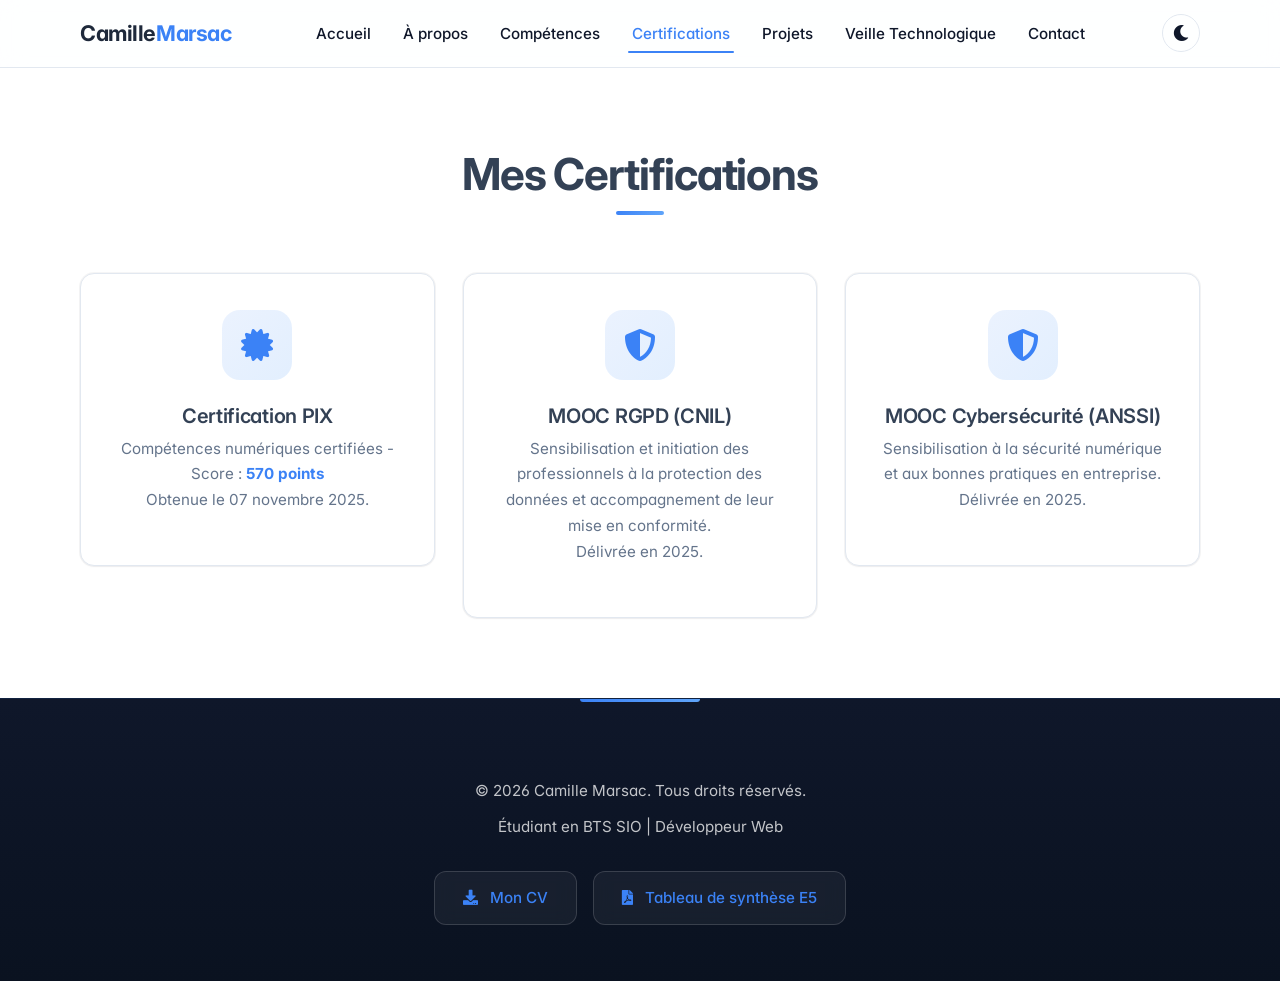
<file: certifications.html>
﻿<!DOCTYPE html>
<html lang="fr">
<head>
    <meta charset="UTF-8">
    <link rel="icon" href="img/favicon.ico" type="image/x-icon">
    <meta name="viewport" content="width=device-width, initial-scale=1.0">
    <!-- Open Graph -->
    <meta property="og:type" content="website">
    <meta property="og:url" content="https://www.camillemarsac.fr/certifications.html">
    <meta property="og:title" content="Certifications - Camille Marsac">
    <meta property="og:description" content="Certifications obtenues par Camille Marsac dans le domaine du développement web et de l'informatique.">
    <meta property="og:image" content="https://www.camillemarsac.fr/img/profile.jpg">
    <title>Certifications - Camille Marsac</title>
    <!-- Police professionnelle -->
    <link rel="preconnect" href="https://fonts.googleapis.com">
    <link rel="preconnect" href="https://fonts.gstatic.com" crossorigin>
    <link href="https://fonts.googleapis.com/css2?family=Inter:wght@300;400;500;600;700&display=swap" rel="stylesheet">
    <link rel="stylesheet" href="css/style.css?v=5.0">
    <link rel="stylesheet" href="css/refresh.css?v=2.0">
    <!-- Font Awesome pour les icônes -->
    <link rel="stylesheet" href="https://cdnjs.cloudflare.com/ajax/libs/font-awesome/5.15.4/css/all.min.css">
</head>
<body>
    <header class="header">
        <nav class="navbar container">
            <a href="index.html" class="logo">Camille<span>Marsac</span></a>
            <ul class="nav-menu">
                <li class="nav-item">
                    <a href="index.html" class="nav-link">Accueil</a>
                </li>
                <li class="nav-item">
                    <a href="about.html" class="nav-link">À propos</a>
                </li>
                <li class="nav-item">
                    <a href="competences.html" class="nav-link">Compétences</a>
                </li>
                <li class="nav-item">
                    <a href="certifications.html" class="nav-link">Certifications</a>
                </li>
                <li class="nav-item">
                    <a href="projects.html" class="nav-link">Projets</a>
                </li>
                <li class="nav-item">
                    <a href="veille.html" class="nav-link">Veille Technologique</a>
                </li>
                <li class="nav-item">
                    <a href="contact.html" class="nav-link">Contact</a>
                </li>
            </ul>
            <button class="theme-toggle" id="themeToggle" aria-label="Basculer mode sombre">
                <i class="fas fa-moon"></i>
            </button>
            <div class="hamburger">
                <span class="bar"></span>
                <span class="bar"></span>
                <span class="bar"></span>
            </div>
        </nav>
    </header>

    <main>
        <section class="certifications section">
            <div class="container">
                <div class="section-title">
                    <h2>Mes Certifications</h2>
                </div>
                <div class="certifications-container">
                    <!-- Certification PIX -->
                    <div class="certification-card">
                        <i class="fas fa-certificate certification-icon" aria-hidden="true"></i>
                        <h3 class="certification-title">Certification PIX</h3>
                        <p class="certification-desc">
                            Compétences numériques certifiées - Score : <strong>570 points</strong><br>
                            Obtenue le 07 novembre 2025.
                        </p>
                    </div>

                    <!-- Certification CNIL -->
                    <div class="certification-card">
                        <i class="fas fa-shield-alt certification-icon" aria-hidden="true"></i>
                        <h3 class="certification-title">MOOC RGPD (CNIL)</h3>
                        <p class="certification-desc">
                            Sensibilisation et initiation des professionnels à la protection des données et accompagnement de leur mise en conformité.<br>
                            Délivrée en 2025.
                        </p>
                    </div>

                    <!-- Certification ANSSI -->
                    <div class="certification-card">
                        <i class="fas fa-shield-alt certification-icon" aria-hidden="true"></i>
                        <h3 class="certification-title">MOOC Cybersécurité (ANSSI)</h3>
                        <p class="certification-desc">
                            Sensibilisation à la sécurité numérique et aux bonnes pratiques en entreprise.
                            Délivrée en 2025.
                        </p>
                    </div>
                </div>
            </div>
        </section>
    </main>

    <footer class="footer">
        <div class="container">
            <p>&copy; 2026 Camille Marsac. Tous droits réservés.</p>
            <p>Étudiant en BTS SIO | Développeur Web</p>
            <div class="footer-buttons">
                <a href="ressources/CV_Camille_Marsac.pdf" class="btn foot-btn" target="_blank" rel="noopener noreferrer">
                    <i class="fas fa-download"></i> Mon CV
                </a>
                <a href="ressources/Tableau_Synthese_E5.pdf" class="btn foot-btn" target="_blank" rel="noopener noreferrer">
                    <i class="fas fa-file-pdf"></i> Tableau de synthèse E5
                </a>
            </div>
        </div>
    </footer>

    <script src="js/nav.js"></script>
    <script src="js/transitions.js"></script>
</body>
</html>
</file>
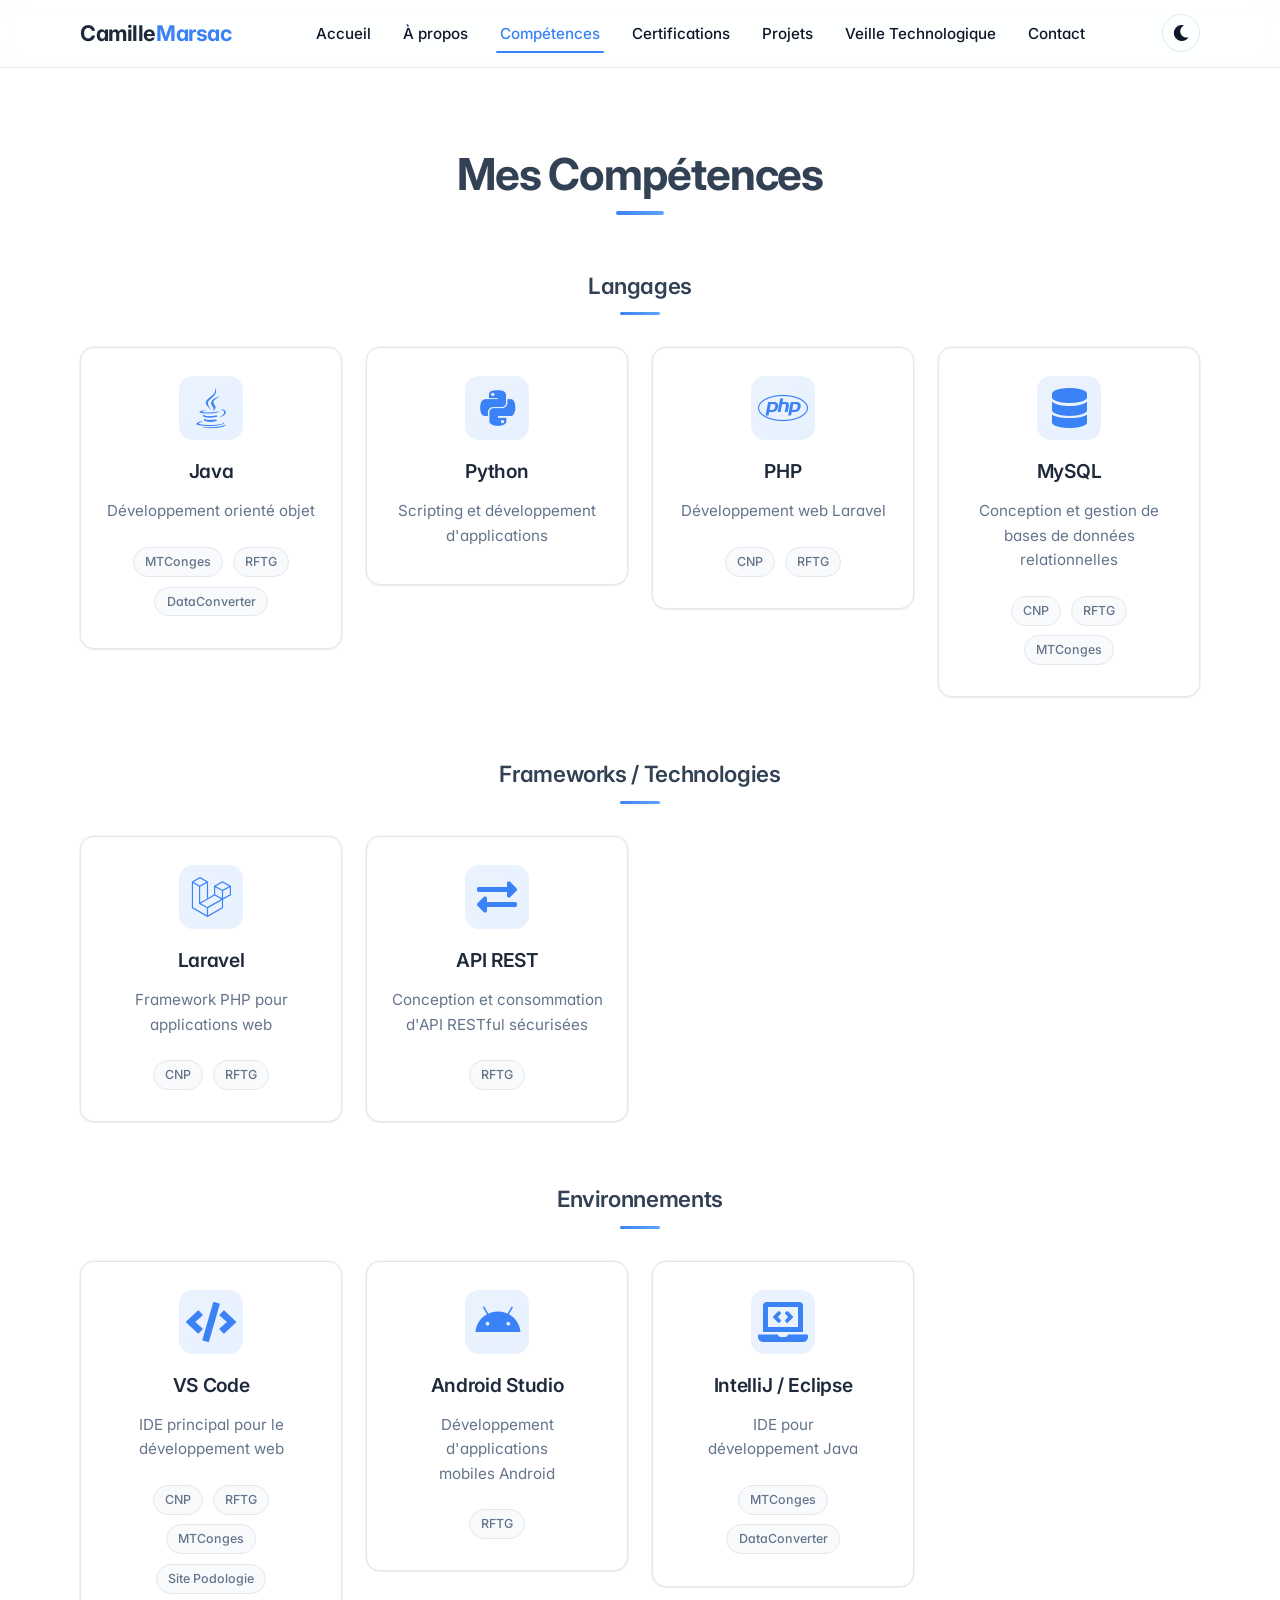
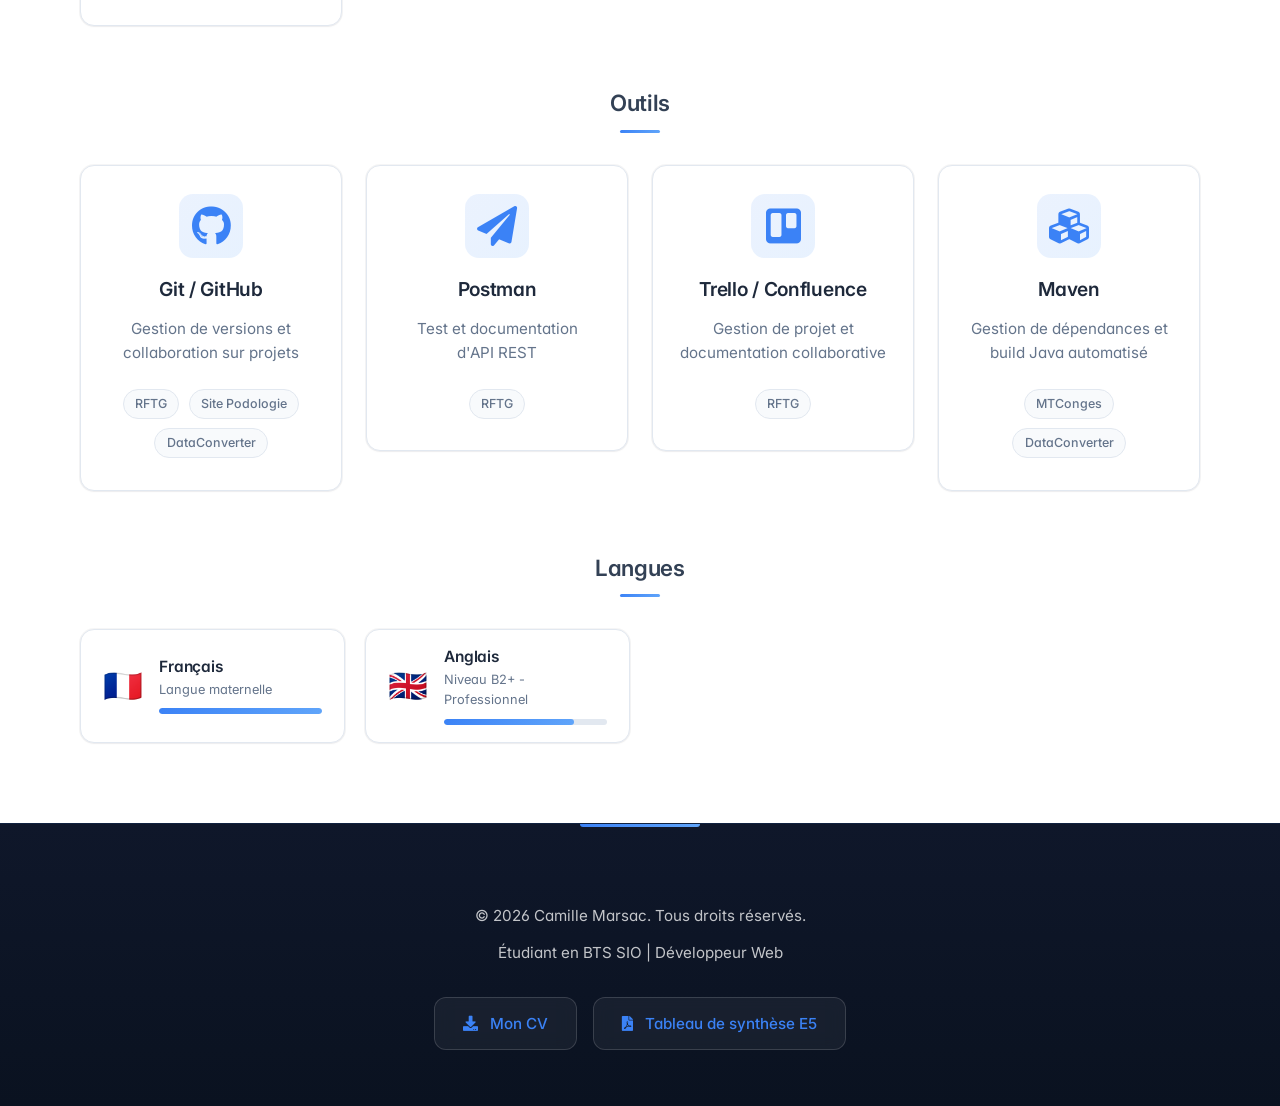
<file: competences.html>
﻿<!DOCTYPE html>
<html lang="fr">
<head>
    <meta charset="UTF-8">
    <link rel="icon" href="img/favicon.ico" type="image/x-icon">
    <meta name="viewport" content="width=device-width, initial-scale=1.0">
    <!-- Open Graph -->
    <meta property="og:type" content="website">
    <meta property="og:url" content="https://www.camillemarsac.fr/competences.html">
    <meta property="og:title" content="Compétences - Camille Marsac">
    <meta property="og:description" content="Java, PHP, Laravel, Node.js, SQL, Git et bien d'autres compétences techniques de Camille Marsac.">
    <meta property="og:image" content="https://www.camillemarsac.fr/img/profile.jpg">
    <title>Compétences - Camille Marsac</title>
    <!-- Police professionnelle -->
    <link rel="preconnect" href="https://fonts.googleapis.com">
    <link rel="preconnect" href="https://fonts.gstatic.com" crossorigin>
    <link href="https://fonts.googleapis.com/css2?family=Inter:wght@300;400;500;600;700&display=swap" rel="stylesheet">
    <link rel="stylesheet" href="css/style.css?v=5.0">
    <link rel="stylesheet" href="css/refresh.css?v=2.0">
    <!-- Font Awesome pour les icônes -->
    <link rel="stylesheet" href="https://cdnjs.cloudflare.com/ajax/libs/font-awesome/5.15.4/css/all.min.css">
</head>
<body>
    <header class="header">
        <nav class="navbar container">
            <a href="index.html" class="logo">Camille<span>Marsac</span></a>
            <ul class="nav-menu">
                <li class="nav-item">
                    <a href="index.html" class="nav-link">Accueil</a>
                </li>
                <li class="nav-item">
                    <a href="about.html" class="nav-link">À propos</a>
                </li>
                <li class="nav-item">
                    <a href="competences.html" class="nav-link">Compétences</a>
                </li>
                <li class="nav-item">
                    <a href="certifications.html" class="nav-link">Certifications</a>
                </li>
                <li class="nav-item">
                    <a href="projects.html" class="nav-link">Projets</a>
                </li>
                <li class="nav-item">
                    <a href="veille.html" class="nav-link">Veille Technologique</a>
                </li>
                <li class="nav-item">
                    <a href="contact.html" class="nav-link">Contact</a>
                </li>
            </ul>
            <button class="theme-toggle" id="themeToggle" aria-label="Basculer mode sombre">
                <i class="fas fa-moon"></i>
            </button>
            <div class="hamburger">
                <span class="bar"></span>
                <span class="bar"></span>
                <span class="bar"></span>
            </div>
        </nav>
    </header>

    <main>
        <section class="skills section">
            <div class="container">
                <div class="section-title">
                    <h2>Mes Compétences</h2>
                </div>
                <div class="skills-wrapper">

                    <!-- Section Langages -->
                    <div class="skills-category">
                        <h3 class="category-title">Langages</h3>
                        <div class="skills-grid">
                            <!-- Java -->
                            <div class="skill-card">
                                <div class="skill-icon"><i class="fab fa-java"></i></div>
                                <h4 class="skill-title">Java</h4>
                                <p>Développement orienté objet</p>
                                <div class="skill-links">
                                    <a href="projects.html#projet-mtconges-detail">MTConges</a>
                                    <a href="projects.html#projet-rftg-detail">RFTG</a>
                                    <a href="projects.html#projet-dataconverter-detail">DataConverter</a>
                                </div>
                            </div>

                            <!-- Python -->
                            <div class="skill-card">
                                <div class="skill-icon"><i class="fab fa-python"></i></div>
                                <h4 class="skill-title">Python</h4>
                                <p>Scripting et développement d'applications</p>
                            </div>

                            <!-- PHP -->
                            <div class="skill-card">
                                <div class="skill-icon"><i class="fab fa-php"></i></div>
                                <h4 class="skill-title">PHP</h4>
                                <p>Développement web Laravel</p>
                                <div class="skill-links">
                                    <a href="projects.html#projet-assureur-detail">CNP</a>
                                    <a href="projects.html#projet-rftg-detail">RFTG</a>
                                </div>
                            </div>

                            <!-- MySQL -->
                            <div class="skill-card">
                                <div class="skill-icon"><i class="fas fa-database"></i></div>
                                <h4 class="skill-title">MySQL</h4>
                                <p>Conception et gestion de bases de données relationnelles</p>
                                <div class="skill-links">
                                    <a href="projects.html#projet-assureur-detail">CNP</a>
                                    <a href="projects.html#projet-rftg-detail">RFTG</a>
                                    <a href="projects.html#projet-mtconges-detail">MTConges</a>
                                </div>
                            </div>
                        </div>
                    </div>

                    <!-- Section Frameworks / Technologies -->
                    <div class="skills-category">
                        <h3 class="category-title">Frameworks / Technologies</h3>
                        <div class="skills-grid">
                            <!-- Laravel -->
                            <div class="skill-card">
                                <div class="skill-icon"><i class="fab fa-laravel"></i></div>
                                <h4 class="skill-title">Laravel</h4>
                                <p>Framework PHP pour applications web</p>
                                <div class="skill-links">
                                    <a href="projects.html#projet-assureur-detail">CNP</a>
                                    <a href="projects.html#projet-rftg-detail">RFTG</a>
                                </div>
                            </div>

                            <!-- API REST -->
                            <div class="skill-card">
                                <div class="skill-icon"><i class="fas fa-exchange-alt"></i></div>
                                <h4 class="skill-title">API REST</h4>
                                <p>Conception et consommation d'API RESTful sécurisées</p>
                                <div class="skill-links">
                                    <a href="projects.html#projet-rftg-detail">RFTG</a>
                                </div>
                            </div>
                        </div>
                    </div>

                    <!-- Section Environnements -->
                    <div class="skills-category">
                        <h3 class="category-title">Environnements</h3>
                        <div class="skills-grid">
                            <!-- VS Code -->
                            <div class="skill-card">
                                <div class="skill-icon"><i class="fas fa-code"></i></div>
                                <h4 class="skill-title">VS Code</h4>
                                <p>IDE principal pour le développement web</p>
                                <div class="skill-links">
                                    <a href="projects.html#projet-assureur-detail">CNP</a>
                                    <a href="projects.html#projet-rftg-detail">RFTG</a>
                                    <a href="projects.html#projet-mtconges-detail">MTConges</a>
                                    <a href="projects.html#projet-podologue-detail">Site Podologie</a>
                                </div>
                            </div>

                            <!-- Android Studio -->
                            <div class="skill-card">
                                <div class="skill-icon"><i class="fab fa-android"></i></div>
                                <h4 class="skill-title">Android Studio</h4>
                                <p>Développement d'applications mobiles Android</p>
                                <div class="skill-links">
                                    <a href="projects.html#projet-rftg-detail">RFTG</a>
                                </div>
                            </div>

                            <!-- IntelliJ / Eclipse -->
                            <div class="skill-card">
                                <div class="skill-icon"><i class="fas fa-laptop-code"></i></div>
                                <h4 class="skill-title">IntelliJ / Eclipse</h4>
                                <p>IDE pour développement Java</p>
                                <div class="skill-links">
                                    <a href="projects.html#projet-mtconges-detail">MTConges</a>
                                    <a href="projects.html#projet-dataconverter-detail">DataConverter</a>
                                </div>
                            </div>
                        </div>
                    </div>

                    <!-- Section Outils -->
                    <div class="skills-category">
                        <h3 class="category-title">Outils</h3>
                        <div class="skills-grid">
                            <!-- Git / GitHub -->
                            <div class="skill-card">
                                <div class="skill-icon"><i class="fab fa-github"></i></div>
                                <h4 class="skill-title">Git / GitHub</h4>
                                <p>Gestion de versions et collaboration sur projets</p>
                                <div class="skill-links">
                                    <a href="projects.html#projet-rftg-detail">RFTG</a>
                                    <a href="projects.html#projet-podologue-detail">Site Podologie</a>
                                    <a href="projects.html#projet-dataconverter-detail">DataConverter</a>
                                </div>
                            </div>

                            <!-- Postman -->
                            <div class="skill-card">
                                <div class="skill-icon"><i class="fas fa-paper-plane"></i></div>
                                <h4 class="skill-title">Postman</h4>
                                <p>Test et documentation d'API REST</p>
                                <div class="skill-links">
                                    <a href="projects.html#projet-rftg-detail">RFTG</a>
                                </div>
                            </div>

                            <!-- Trello / Confluence -->
                            <div class="skill-card">
                                <div class="skill-icon"><i class="fab fa-trello"></i></div>
                                <h4 class="skill-title">Trello / Confluence</h4>
                                <p>Gestion de projet et documentation collaborative</p>
                                <div class="skill-links">
                                    <a href="projects.html#projet-rftg-detail">RFTG</a>
                                </div>
                            </div>

                            <!-- Maven -->
                            <div class="skill-card">
                                <div class="skill-icon"><i class="fas fa-cubes"></i></div>
                                <h4 class="skill-title">Maven</h4>
                                <p>Gestion de dépendances et build Java automatisé</p>
                                <div class="skill-links">
                                    <a href="projects.html#projet-mtconges-detail">MTConges</a>
                                    <a href="projects.html#projet-dataconverter-detail">DataConverter</a>
                                </div>
                            </div>
                        </div>
                    </div>

                    <!-- Section Langues -->
                    <div class="skills-category">
                        <h3 class="category-title">Langues</h3>
                        <div class="lang-grid">
                            <div class="lang-card">
                                <div class="lang-flag">🇫🇷</div>
                                <div class="lang-info">
                                    <h4 class="lang-name">Français</h4>
                                    <span class="lang-level-label">Langue maternelle</span>
                                    <div class="lang-bar"><div class="lang-bar-fill" style="width:100%"></div></div>
                                </div>
                            </div>
                            <div class="lang-card">
                                <div class="lang-flag">🇬🇧</div>
                                <div class="lang-info">
                                    <h4 class="lang-name">Anglais</h4>
                                    <span class="lang-level-label">Niveau B2+ - Professionnel</span>
                                    <div class="lang-bar"><div class="lang-bar-fill" style="width:80%"></div></div>
                                </div>
                            </div>
                        </div>
                    </div>

                </div>
            </div>
        </section>
    </main>

    <footer class="footer">
        <div class="container">
            <p>&copy; 2026 Camille Marsac. Tous droits réservés.</p>
            <p>Étudiant en BTS SIO | Développeur Web</p>
            <div class="footer-buttons">
                <a href="ressources/CV_Camille_Marsac.pdf" class="btn foot-btn" target="_blank" rel="noopener noreferrer">
                    <i class="fas fa-download"></i> Mon CV
                </a>
                <a href="ressources/Tableau_Synthese_E5.pdf" class="btn foot-btn" target="_blank" rel="noopener noreferrer">
                    <i class="fas fa-file-pdf"></i> Tableau de synthèse E5
                </a>
            </div>
        </div>
    </footer>

    <script src="js/nav.js"></script>
    <script src="js/transitions.js"></script>
</body>
</html>
</file>
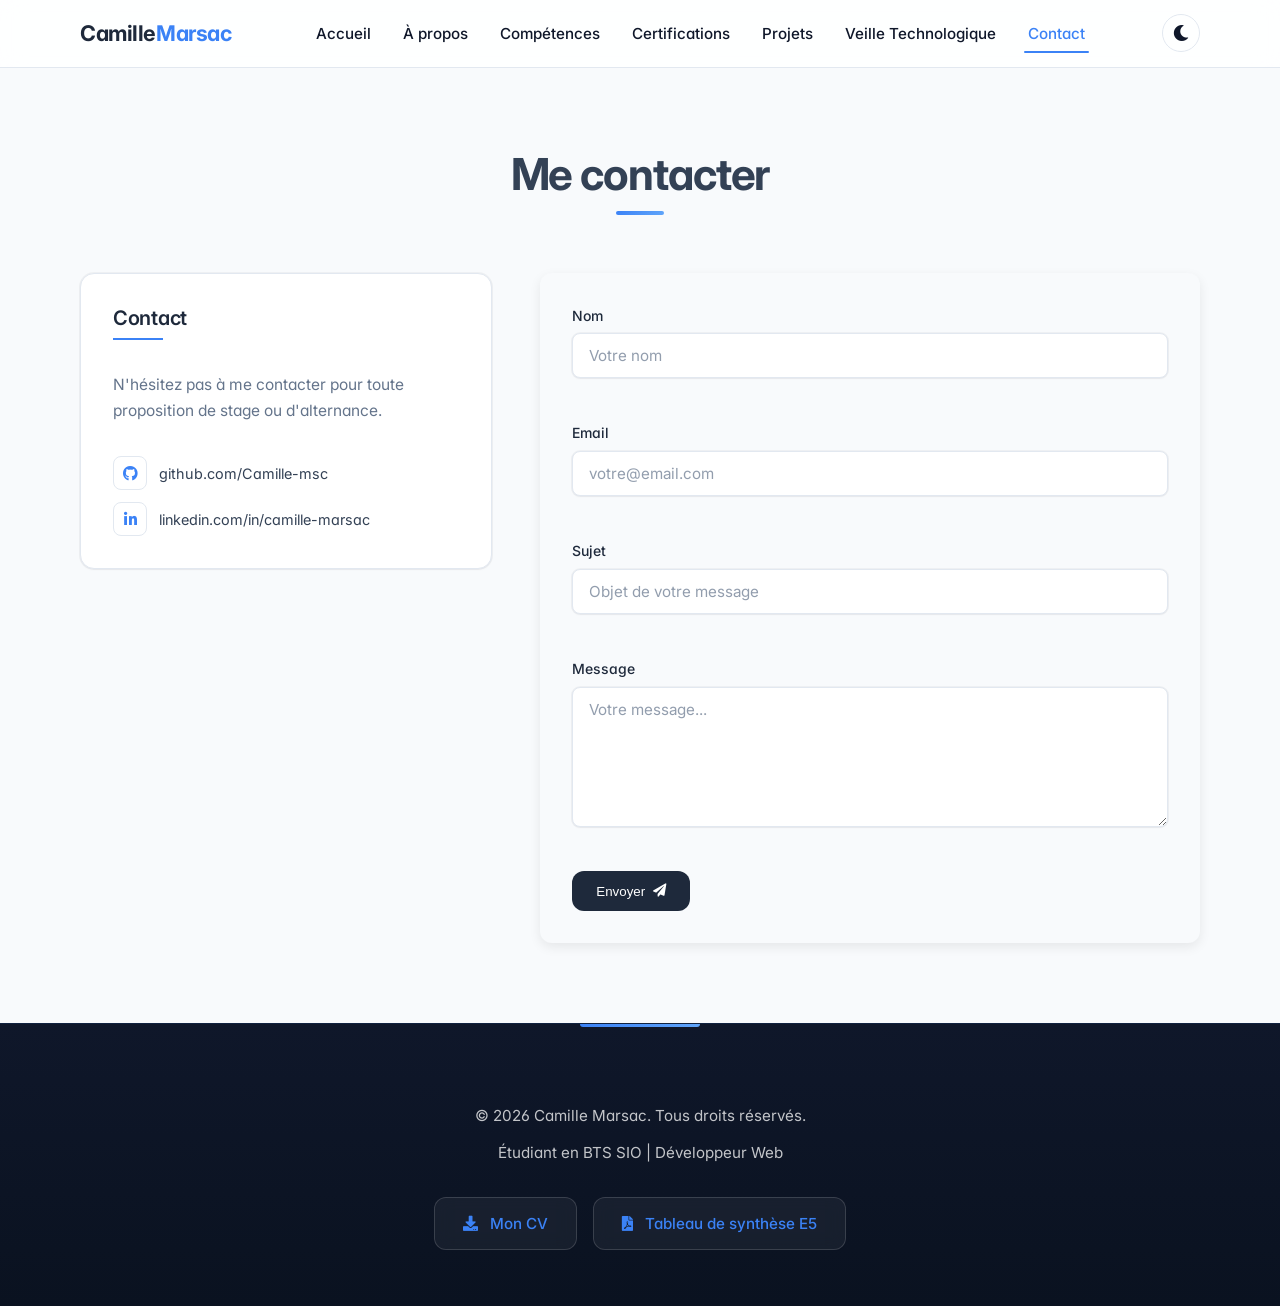
<file: contact.html>
﻿<!DOCTYPE html>
<html lang="fr">
<head>
    <meta charset="UTF-8">
    <link rel="icon" href="img/favicon.ico" type="image/x-icon">
    <meta name="viewport" content="width=device-width, initial-scale=1.0">
    <!-- Open Graph -->
    <meta property="og:type" content="website">
    <meta property="og:url" content="https://www.camillemarsac.fr/contact.html">
    <meta property="og:title" content="Contact - Camille Marsac">
    <meta property="og:description" content="Contactez Camille Marsac pour toute proposition de collaboration ou de stage.">
    <meta property="og:image" content="https://www.camillemarsac.fr/img/profile.jpg">
    <title>Contact - Camille Marsac</title>
    <!-- Police professionnelle -->
    <link rel="preconnect" href="https://fonts.googleapis.com">
    <link rel="preconnect" href="https://fonts.gstatic.com" crossorigin>
    <link href="https://fonts.googleapis.com/css2?family=Inter:wght@300;400;500;600;700&display=swap" rel="stylesheet">
    <link rel="stylesheet" href="css/style.css?v=5.0">
    <link rel="stylesheet" href="css/refresh.css?v=2.0">
    <!-- Font Awesome pour les icônes -->
    <link rel="stylesheet" href="https://cdnjs.cloudflare.com/ajax/libs/font-awesome/5.15.4/css/all.min.css">
</head>
<body>
    <header class="header">
        <nav class="navbar container">
            <a href="index.html" class="logo">Camille<span>Marsac</span></a>
            <ul class="nav-menu">
                <li class="nav-item">
                    <a href="index.html" class="nav-link">Accueil</a>
                </li>
                <li class="nav-item">
                    <a href="about.html" class="nav-link">À propos</a>
                </li>
                <li class="nav-item">
                    <a href="competences.html" class="nav-link">Compétences</a>
                </li>
                <li class="nav-item">
                    <a href="certifications.html" class="nav-link">Certifications</a>
                </li>
                <li class="nav-item">
                    <a href="projects.html" class="nav-link">Projets</a>
                </li>
                <li class="nav-item">
                    <a href="veille.html" class="nav-link">Veille Technologique</a>
                </li>
                <li class="nav-item">
                    <a href="contact.html" class="nav-link">Contact</a>
                </li>
            </ul>
            <button class="theme-toggle" id="themeToggle" aria-label="Basculer mode sombre">
                <i class="fas fa-moon"></i>
            </button>
            <div class="hamburger">
                <span class="bar"></span>
                <span class="bar"></span>
                <span class="bar"></span>
            </div>
        </nav>
    </header>

    <main>
        <section class="contact-section section">
            <div class="container">
                <div class="section-title">
                    <h2>Me contacter</h2>
                </div>

                <div class="contact-layout">

                    <!-- Infos de contact -->
                    <div class="contact-info">
                        <h3 class="contact-info-title">Contact</h3>
                        <p class="contact-info-text">
                            N'hésitez pas à me contacter pour toute proposition de stage ou d'alternance.
                        </p>

                        <ul class="contact-links">
                            <li>
                                <a href="https://github.com/Camille-msc" target="_blank" rel="noopener noreferrer" class="contact-link-item">
                                    <span class="contact-link-icon"><i class="fab fa-github"></i></span>
                                    <span>github.com/Camille-msc</span>
                                </a>
                            </li>
                            <li>
                                <a href="https://www.linkedin.com/in/camille-marsac-b8574a3b9/" target="_blank" rel="noopener noreferrer" class="contact-link-item">
                                    <span class="contact-link-icon"><i class="fab fa-linkedin-in"></i></span>
                                    <span>linkedin.com/in/camille-marsac</span>
                                </a>
                            </li>
                        </ul>
                    </div>

                    <!-- Formulaire -->
                    <!-- Remplacez VOTRE_ID par l'identifiant de votre formulaire Formspree (formspree.io) -->
                    <form class="contact-form" action="https://formspree.io/f/mgorgzoj" method="POST">
                        <div class="form-group">
                            <label for="contact-name" class="form-label">Nom</label>
                            <input
                                type="text"
                                id="contact-name"
                                name="name"
                                class="form-input"
                                placeholder="Votre nom"
                                required
                                autocomplete="name"
                            >
                        </div>

                        <div class="form-group">
                            <label for="contact-email" class="form-label">Email</label>
                            <input
                                type="email"
                                id="contact-email"
                                name="email"
                                class="form-input"
                                placeholder="votre@email.com"
                                required
                                autocomplete="email"
                            >
                        </div>

                        <div class="form-group">
                            <label for="contact-subject" class="form-label">Sujet</label>
                            <input
                                type="text"
                                id="contact-subject"
                                name="subject"
                                class="form-input"
                                placeholder="Objet de votre message"
                                required
                            >
                        </div>

                        <div class="form-group">
                            <label for="contact-message" class="form-label">Message</label>
                            <textarea
                                id="contact-message"
                                name="message"
                                class="form-input form-textarea"
                                placeholder="Votre message..."
                                rows="6"
                                required
                            ></textarea>
                        </div>

                        <button type="submit" class="btn contact-submit">
                            Envoyer <i class="fas fa-paper-plane"></i>
                        </button>
                    </form>

                </div>
            </div>
        </section>
    </main>

    <footer class="footer">
        <div class="container">
            <p>&copy; 2026 Camille Marsac. Tous droits réservés.</p>
            <p>Étudiant en BTS SIO | Développeur Web</p>
            <div class="footer-buttons">
                <a href="ressources/CV_Camille_Marsac.pdf" class="btn foot-btn" target="_blank" rel="noopener noreferrer">
                    <i class="fas fa-download"></i> Mon CV
                </a>
                <a href="ressources/Tableau_Synthese_E5.pdf" class="btn foot-btn" target="_blank" rel="noopener noreferrer">
                    <i class="fas fa-file-pdf"></i> Tableau de synthèse E5
                </a>
            </div>
        </div>
    </footer>

    <script src="js/nav.js"></script>
    <script src="js/transitions.js"></script>
</body>
</html>
</file>
<file: css/style.css>
/* variables globales */
html {
    color-scheme: light;
}

body.dark-mode {
    color-scheme: dark;
}

:root {
    --primary-color: #3B82F6;
    --primary-hover: #2563EB;
    --secondary-color: #1E293B;
    --accent-color: #60A5FA;
    --bg-color: #F8FAFC;
    --text-color: #334155;
    --text-light: #64748B;
    --light-color: #ffffff;
    --dark-color: #0F172A;
    --border-color: #E2E8F0;
    --transition: all 0.4s cubic-bezier(0.4, 0, 0.2, 1);
    --shadow: 0 4px 12px rgba(0, 0, 0, 0.08);
    --shadow-hover: 0 8px 24px rgba(0, 0, 0, 0.12);
    --shadow-lg: 0 10px 40px rgba(0, 0, 0, 0.1);
    --border-radius: 12px;
}

/* Mode Dark */
body.dark-mode {
    --bg-color: #0F172A;
    --text-color: #E2E8F0;
    --text-light: #94A3B8;
    --light-color: #1E293B;
    --dark-color: #F1F5F9;
    --secondary-color: #3B82F6;
    --border-color: #334155;
    --shadow: 0 4px 12px rgba(0, 0, 0, 0.4);
    --shadow-hover: 0 8px 24px rgba(0, 0, 0, 0.6);
    --shadow-lg: 0 10px 40px rgba(0, 0, 0, 0.5);
}

body.dark-mode .header {
    background-color: var(--light-color);
    border-bottom: 1px solid var(--border-color);
}

body.dark-mode .theme-toggle {
    color: #FCD34D;
}

body.dark-mode .nav-link {
    color: var(--text-color);
}

body.dark-mode .logo {
    color: var(--text-color);
}

body.dark-mode .hero {
    background-color: var(--light-color);
}

body.dark-mode .hero-title {
    color: var(--text-color);
}

body.dark-mode .hero-subtitle {
    color: var(--text-light);
}

body.dark-mode .hero-text {
    color: var(--text-light);
}

body.dark-mode .skill-card,
body.dark-mode .certification-card,
body.dark-mode .project-card {
    background-color: var(--light-color);
    border: 1px solid var(--border-color);
}

body.dark-mode .skill-bar {
    background-color: var(--border-color);
}

body.dark-mode .project-details {
    background-color: var(--light-color);
    border: 1px solid var(--border-color);
}

body.dark-mode .project-details-content {
    background-color: var(--bg-color);
}

body.dark-mode .bts-intro,
body.dark-mode .bts-project-card {
    background-color: var(--light-color);
    border: 1px solid var(--border-color);
}

body.dark-mode .bts-project-details {
    background-color: var(--bg-color);
}

body.dark-mode .completion-note {
    background-color: rgba(59, 130, 246, 0.1);
    border-color: var(--primary-color);
}



body.dark-mode .timeline-h-card,
body.dark-mode .info-card {
    background-color: var(--light-color);
    border-color: var(--border-color);
}

body.dark-mode .about-hero-img {
    border-color: var(--primary-color);
}

body.dark-mode .status-badge.incomplete {
    background-color: rgba(245, 158, 11, 0.15);
    color: #FBBF24;
    border-color: #F59E0B;
}

body.dark-mode .about-info strong {
    color: var(--text-color);
}

body.dark-mode .timeline-date {
    color: var(--primary-color);
}

body.dark-mode .timeline-content h5 {
    color: var(--text-color);
}

body.dark-mode .project-category {
    background-color: rgba(59, 130, 246, 0.15);
    color: var(--accent-color);
}

* {
    margin: 0;
    padding: 0;
    box-sizing: border-box;
}

body {
    font-family: 'Inter', -apple-system, BlinkMacSystemFont, 'Segoe UI', sans-serif;
    background-color: var(--bg-color);
    color: var(--text-color);
    line-height: 1.6;
    transition: background-color 0.4s cubic-bezier(0.4, 0, 0.2, 1), color 0.4s cubic-bezier(0.4, 0, 0.2, 1);
    -webkit-font-smoothing: antialiased;
    -moz-osx-font-smoothing: grayscale;
}

a {
    text-decoration: none;
    color: var(--primary-color);
    transition: var(--transition);
}

a:hover {
    color: var(--accent-color);
}

ul {
    list-style: none;
}

img {
    max-width: 100%;
    height: auto;
}

h1, h2, h3, h4 {
    margin-bottom: 1rem;
    font-weight: 600;
    line-height: 1.2;
}

h1 {
    font-size: 2.5rem;
}

h2 {
    font-size: 2rem;
    color: var(--secondary-color);
}

h3 {
    font-size: 1.5rem;
}

p {
    margin-bottom: 1rem;
}

.text-center {
    text-align: center;
}

.container {
    width: 90%;
    max-width: 1200px;
    margin: 0 auto;
    padding: 1rem;
}

.section {
    padding: 4rem 0;
}

.section-title {
    text-align: center;
    margin-bottom: 3rem;
}

.section-title h2 {
    display: inline-block;
    position: relative;
    padding-bottom: 10px;
}

.section-title h2::after {
    content: '';
    position: absolute;
    bottom: 0;
    left: 50%;
    transform: translateX(-50%);
    width: 70px;
    height: 3px;
    background-color: var(--primary-color);
}

.btn {
    display: inline-block;
    padding: 0.8rem 1.5rem;
    background-color: var(--primary-color);
    color: var(--light-color);
    border-radius: var(--border-radius);
    border: none;
    cursor: pointer;
    transition: var(--transition);
    font-weight: 500;
}

.btn:hover {
    background-color: var(--primary-hover);
    color: var(--light-color);
    transform: translateY(-3px);
    box-shadow: var(--shadow);
}

.btn-hero {
    background-color: #ffffff !important;
    color: #3B82F6 !important;
    font-weight: 600;
    padding: 1rem 2.5rem;
    font-size: 1.05rem;
    box-shadow: 0 4px 20px rgba(0, 0, 0, 0.15);
}

.btn-hero:hover {
    background-color: #ffffff !important;
    color: #2563EB !important;
    transform: translateY(-4px);
    box-shadow: 0 8px 30px rgba(0, 0, 0, 0.25);
}

/* Conteneur des boutons hero */
.hero-btns {
    display: flex;
    justify-content: center;
    align-items: center;
    margin-bottom: 1rem;
}

.header {
    background-color: var(--light-color);
    box-shadow: var(--shadow);
    position: sticky;
    top: 0;
    z-index: 100;
}

.navbar {
    display: flex;
    justify-content: space-between;
    align-items: center;
}

.logo {
    font-size: 1.5rem;
    font-weight: 700;
    color: var(--secondary-color);
}

.logo span {
    color: var(--primary-color);
}

.logo.nav-link {
    color: var(--secondary-color);
    text-decoration: none;
}

.logo.nav-link:hover {
    color: var(--primary-color);
}

.nav-menu {
    display: flex;
}

.nav-item {
    margin-left: 1.5rem;
}

.nav-link {
    color: var(--dark-color);
    font-weight: 500;
    position: relative;
    padding: 0.5rem 0;
}

.nav-link::after {
    content: '';
    position: absolute;
    bottom: 0;
    left: 0;
    width: 0%;
    height: 2px;
    background-color: var(--primary-color);
    transition: var(--transition);
}

.nav-link:hover::after, .nav-link.active::after {
    width: 100%;
}

.btn.nav-link {
    background-color: var(--primary-color);
    color: var(--light-color);
    padding: 0.8rem 1.5rem;
    border-radius: var(--border-radius);
    display: inline-block;
}

.btn.nav-link:hover {
    background-color: var(--primary-hover);
    color: var(--light-color);
    transform: translateY(-3px);
    box-shadow: var(--shadow);
}

.logo.nav-link::after,
.btn.nav-link::after {
    display: none;
}

/* Bouton de changement de thème */
.theme-toggle {
    background: none;
    border: none;
    color: var(--dark-color);
    font-size: 1.3rem;
    cursor: pointer;
    padding: 0.5rem;
    margin-left: 1rem;
    transition: var(--transition);
    display: flex;
    align-items: center;
    justify-content: center;
    border-radius: 50%;
    width: 40px;
    height: 40px;
}

.theme-toggle:hover {
    background-color: rgba(59, 130, 246, 0.1);
    transform: rotate(15deg);
}

.hamburger {
    display: none;
    cursor: pointer;
}

.bar {
    display: block;
    width: 25px;
    height: 3px;
    margin: 5px auto;
    -webkit-transition: var(--transition);
    transition: var(--transition);
    background-color: var(--dark-color);
}

/* Accueil - Hero Section */
.hero {
    min-height: 80vh;
    display: flex;
    align-items: center;
    justify-content: center;
    background-color: var(--bg-color);
    position: relative;
    overflow: visible;
    padding: 4rem 0;
}

.hero-content {
    display: flex;
    flex-direction: column;
    align-items: center;
    text-align: center;
    position: relative;
    z-index: 1;
    max-width: 900px;
    margin: 0 auto;
}

.hero-img {
    width: 180px;
    height: 180px;
    border-radius: 50%;
    object-fit: cover;
    margin-bottom: 2rem;
    border: 6px solid var(--border-color);
    box-shadow: 0 12px 40px rgba(0, 0, 0, 0.15);
    transition: transform 0.4s cubic-bezier(0.4, 0, 0.2, 1), box-shadow 0.4s cubic-bezier(0.4, 0, 0.2, 1);
}

.hero-img:hover {
    transform: translateY(-5px) scale(1.02);
    box-shadow: 0 16px 50px rgba(0, 0, 0, 0.25);
}

.hero-title {
    font-size: 3.75rem;
    font-weight: 700;
    margin-bottom: 0.75rem;
    color: var(--text-color);
    letter-spacing: -0.02em;
    line-height: 1.1;
}

.hero-subtitle {
    font-size: 1.5rem;
    font-weight: 400;
    margin-bottom: 2.5rem;
    color: var(--text-light);
    letter-spacing: 0.01em;
}

.hero-text {
    max-width: 600px;
    margin: 0 auto 2rem auto;
    font-size: 1.1rem;
    line-height: 1.7;
    color: var(--text-light);
    text-align: center;
    font-weight: 400;
}

.hero-social {
    display: flex;
    justify-content: center;
    gap: 1rem;
    margin-top: 2rem;
}

.hero-social a {
    width: 56px;
    height: 56px;
    border-radius: 50%;
    background-color: var(--primary-color);
    color: var(--light-color);
    display: flex;
    justify-content: center;
    align-items: center;
    font-size: 1.35rem;
    transition: all 0.3s cubic-bezier(0.4, 0, 0.2, 1);
    box-shadow: 0 4px 12px rgba(0, 0, 0, 0.15);
}

.hero-social a:hover {
    background-color: var(--primary-hover);
    color: var(--light-color);
    transform: translateY(-5px);
    box-shadow: 0 8px 20px rgba(0, 0, 0, 0.25);
}

.about {
    background-color: var(--bg-color);
}

/* ============================================
   SECTION À PROPOS - DESIGN MODERNISÉ
   ============================================ */

/* ─────────────────────────────────────────
   Hero About : Photo + Présentation
   ───────────────────────────────────────── */

.about-hero {
    max-width: 900px;
    margin: 0 auto 5rem;
    text-align: center;
}

.about-hero-img {
    width: 200px;
    height: 200px;
    border-radius: 50%;
    object-fit: cover;
    margin: 0 auto 2rem;
    display: block;
    box-shadow: 0 8px 20px rgba(0, 0, 0, 0.15);
    border: 4px solid var(--primary-color);
    transition: var(--transition);
}

.about-hero-img:hover {
    transform: scale(1.05);
    box-shadow: 0 12px 30px rgba(0, 0, 0, 0.25);
}

.about-hero-content {
    max-width: 800px;
    margin: 0 auto;
}

.about-hero-title {
    font-size: 2rem;
    color: var(--primary-color);
    margin-bottom: 1.5rem;
    font-weight: 600;
}

.about-hero-text {
    font-size: 1.1rem;
    line-height: 1.8;
    color: var(--text-color);
    margin-bottom: 1.5rem;
    text-align: justify;
}

.about-hero-text:last-child {
    margin-bottom: 0;
}

/* ─────────────────────────────────────────
   Titres de section
   ───────────────────────────────────────── */

.about-section-title {
    font-size: 1.8rem;
    color: var(--primary-color);
    text-align: center;
    margin-bottom: 3rem;
    font-weight: 600;
    position: relative;
    padding-bottom: 1rem;
}

.about-section-title::after {
    content: '';
    position: absolute;
    bottom: 0;
    left: 50%;
    transform: translateX(-50%);
    width: 80px;
    height: 3px;
    background-color: var(--primary-color);
    border-radius: 2px;
}

/* ─────────────────────────────────────────
   Timeline Horizontale
   ───────────────────────────────────────── */

.about-timeline-section {
    margin-bottom: 5rem;
}

.timeline-horizontal {
    display: grid;
    grid-template-columns: repeat(auto-fit, minmax(250px, 1fr));
    gap: 2rem;
    max-width: 1200px;
    margin: 0 auto;
    position: relative;
}

/* Ligne de connexion horizontale (affichée uniquement sur desktop) */
.timeline-horizontal::before {
    content: '';
    position: absolute;
    top: 30px;
    left: 0;
    right: 0;
    height: 2px;
    background: linear-gradient(
        to right,
        var(--primary-color),
        var(--secondary-color),
        var(--primary-color)
    );
    z-index: 0;
}

.timeline-h-item {
    display: flex;
    flex-direction: column;
    align-items: center;
    position: relative;
    z-index: 1;
}

.timeline-h-icon {
    width: 60px;
    height: 60px;
    border-radius: 50%;
    background-color: var(--primary-color);
    color: var(--light-color);
    display: flex;
    justify-content: center;
    align-items: center;
    font-size: 1.5rem;
    box-shadow: 0 4px 12px rgba(0, 0, 0, 0.15);
    margin-bottom: 1.5rem;
    transition: var(--transition);
}

.timeline-h-icon:hover {
    transform: scale(1.1);
    background-color: var(--primary-hover);
}

.timeline-h-card {
    background-color: var(--light-color);
    padding: 1.5rem;
    border-radius: var(--border-radius);
    box-shadow: var(--shadow);
    text-align: center;
    transition: var(--transition);
}

.timeline-h-card:hover {
    transform: translateY(-5px);
    box-shadow: var(--shadow-hover);
}

.timeline-h-card h4 {
    color: var(--secondary-color);
    margin-bottom: 0.75rem;
    font-size: 1.1rem;
    font-weight: 600;
}

.timeline-h-card p {
    color: var(--text-light);
    font-size: 0.95rem;
    line-height: 1.6;
    margin-bottom: 1rem;
}

.timeline-h-date {
    display: block;
    font-weight: 600;
    color: var(--primary-color);
    font-size: 0.9rem;
    margin-bottom: 0.5rem;
}

.timeline-h-location {
    display: flex;
    align-items: center;
    justify-content: center;
    gap: 0.3rem;
    font-size: 0.8rem;
    color: var(--text-light);
    margin-bottom: 0.6rem;
}

.timeline-h-future {
    display: inline-block;
    font-size: 0.72rem;
    font-weight: 600;
    color: var(--primary-color);
    background: rgba(59, 130, 246, 0.1);
    border: 1px solid rgba(59, 130, 246, 0.25);
    border-radius: 999px;
    padding: 0.15rem 0.6rem;
    margin-bottom: 0.5rem;
}

/* ─────────────────────────────────────────
   Parcours Académique — nouveau design
   ───────────────────────────────────────── */

.acad-grid {
    display: grid;
    grid-template-columns: repeat(3, 1fr);
    gap: 1.5rem;
    max-width: 860px;
    margin: 2rem auto 0;
    position: relative;
}

.acad-grid::before {
    content: '';
    position: absolute;
    top: 17px;
    left: calc(16.66% + 1.5rem);
    right: calc(16.66% + 1.5rem);
    height: 2px;
    background: linear-gradient(to right,
        rgba(59, 130, 246, 0.6),
        rgba(59, 130, 246, 0.2) 50%,
        rgba(59, 130, 246, 0.6));
    z-index: 0;
}

.acad-item {
    display: flex;
    flex-direction: column;
    align-items: center;
    position: relative;
    z-index: 1;
}

.acad-year {
    display: inline-flex;
    align-items: center;
    justify-content: center;
    background: var(--primary-color);
    color: #fff;
    font-size: 0.75rem;
    font-weight: 700;
    padding: 0.3rem 1rem;
    border-radius: 999px;
    margin-bottom: 1.25rem;
    white-space: nowrap;
    box-shadow: 0 4px 14px rgba(59, 130, 246, 0.35);
    letter-spacing: 0.01em;
}


.acad-card {
    background: var(--light-color);
    border: 1px solid var(--border-color);
    border-radius: 16px;
    padding: 1.75rem 1.5rem;
    text-align: center;
    width: 100%;
    transition: transform 0.3s ease, box-shadow 0.3s ease, border-color 0.3s ease;
}

.acad-card:hover {
    transform: translateY(-5px);
    box-shadow: 0 16px 40px rgba(0, 0, 0, 0.1);
    border-color: rgba(59, 130, 246, 0.3);
}

.acad-card h4 {
    font-size: 1.05rem;
    font-weight: 700;
    color: var(--text-color);
    margin-bottom: 0.4rem;
    letter-spacing: -0.01em;
}

.acad-location {
    display: inline-flex;
    align-items: center;
    gap: 0.3rem;
    font-size: 0.78rem;
    color: var(--text-light);
    margin-bottom: 0.85rem;
}

.acad-badge {
    display: inline-block;
    font-size: 0.7rem;
    font-weight: 600;
    color: var(--primary-color);
    background: rgba(59, 130, 246, 0.08);
    border: 1px solid rgba(59, 130, 246, 0.2);
    border-radius: 999px;
    padding: 0.2rem 0.65rem;
    margin-bottom: 0.65rem;
}

.acad-desc {
    font-size: 0.87rem;
    color: var(--text-light);
    line-height: 1.55;
    margin: 0;
}

@media (max-width: 640px) {
    .acad-grid {
        grid-template-columns: 1fr;
        max-width: 360px;
    }
    .acad-grid::before { display: none; }
}

/* ─────────────────────────────────────────
   Info Cards
   ───────────────────────────────────────── */

.about-info-section {
    margin-bottom: 3rem;
}

.about-info-cards {
    display: grid;
    grid-template-columns: repeat(auto-fit, minmax(300px, 1fr));
    gap: 2rem;
    max-width: 1200px;
    margin: 0 auto;
}

.info-card {
    background-color: var(--light-color);
    padding: 2rem;
    border-radius: var(--border-radius);
    box-shadow: var(--shadow);
    transition: var(--transition);
    text-align: center;
    border-top: 4px solid var(--primary-color);
}

.info-card:hover {
    transform: translateY(-5px);
    box-shadow: var(--shadow-hover);
}

.info-card-icon {
    width: 70px;
    height: 70px;
    border-radius: 50%;
    background: linear-gradient(135deg, var(--primary-color), var(--secondary-color));
    color: var(--light-color);
    display: flex;
    justify-content: center;
    align-items: center;
    font-size: 2rem;
    margin: 0 auto 1.5rem;
    box-shadow: 0 4px 12px rgba(0, 0, 0, 0.15);
}

.info-card-title {
    color: var(--primary-color);
    font-size: 1.3rem;
    font-weight: 600;
    margin-bottom: 1rem;
}

.info-card p {
    color: var(--text-light);
    line-height: 1.7;
    font-size: 1rem;
}

.skills {
    background-color: var(--light-color);
}

/* Wrapper principal des compétences */
.skills-wrapper {
    max-width: 1200px;
    margin: 0 auto;
}

/* Catégorie de compétences */
.skills-category {
    margin-bottom: 4rem;
}

.skills-category:last-child {
    margin-bottom: 0;
}

/* Titre de catégorie */
.category-title {
    font-size: 1.8rem;
    color: var(--primary-color);
    margin-bottom: 2rem;
    text-align: center;
    font-weight: 600;
    position: relative;
    padding-bottom: 1rem;
}

.category-title::after {
    content: '';
    position: absolute;
    bottom: 0;
    left: 50%;
    transform: translateX(-50%);
    width: 80px;
    height: 3px;
    background-color: var(--primary-color);
    border-radius: 2px;
}

/* Grid des compétences */
.skills-grid {
    display: grid;
    grid-template-columns: repeat(auto-fill, minmax(280px, 1fr));
    gap: 2rem;
}

/* Cartes de compétences */
.skill-card {
    background-color: var(--bg-color);
    padding: 2rem;
    border-radius: var(--border-radius);
    box-shadow: var(--shadow);
    transition: var(--transition);
    display: flex;
    flex-direction: column;
    align-items: center;
    text-align: center;
}

.skill-card:hover {
    transform: translateY(-10px);
    box-shadow: 0 10px 25px rgba(0, 0, 0, 0.15);
}

.skill-icon {
    font-size: 3rem;
    color: var(--primary-color);
    margin-bottom: 1rem;
}

.skill-title {
    margin-bottom: 1rem;
    font-size: 1.2rem;
    color: var(--secondary-color);
    font-weight: 600;
}

.skill-card p {
    color: var(--text-light);
    line-height: 1.6;
    margin-bottom: 0;
    font-size: 0.95rem;
}


.skill-bar {
    width: 100%;
    height: 10px;
    background-color: var(--border-color);
    border-radius: 10px;
    margin-top: 1rem;
    position: relative;
    overflow: hidden;
}

.skill-progress {
    position: absolute;
    top: 0;
    left: 0;
    height: 100%;
    background-color: var(--primary-color);
    border-radius: 10px;
    transition: width 1s ease-in-out;
}

.projects {
    background-color: var(--bg-color);
}

.projects-container {
    display: grid;
    grid-template-columns: repeat(auto-fill, minmax(300px, 1fr));
    gap: 2rem;
}

.project-card {
    background-color: var(--light-color);
    border-radius: var(--border-radius);
    overflow: visible;
    box-shadow: var(--shadow);
    transition: var(--transition);
    position: relative;
}

.project-card:hover {
    transform: translateY(-10px);
    box-shadow: 0 10px 25px rgba(0, 0, 0, 0.15);
}

.project-img {
    width: 100%;
    height: 200px;
    object-fit: cover;
}

.project-content {
    padding: 1.5rem;
}

.project-title {
    margin-bottom: 0.5rem;
    font-size: 1.3rem;
}

.project-category {
    font-size: 0.8rem;
    color: var(--primary-color);
    margin-bottom: 1rem;
    display: inline-block;
    background-color: rgba(59, 130, 246, 0.1);
    padding: 0.2rem 0.8rem;
    border-radius: 20px;
}

.project-description {
    margin-bottom: 1.5rem;
    color: var(--text-light);
    font-size: 0.9rem;
}

.project-links {
    display: flex;
    flex-wrap: wrap;
    gap: 1rem;
    align-items: center;
}

.project-link {
    font-weight: 500;
    display: inline-flex;
    align-items: center;
}

.project-link i {
    margin-left: 0.5rem;
    transition: var(--transition);
}

.project-link:hover i {
    transform: translateX(5px);
}

.project-more-btn {
    background: none;
    border: 1px solid var(--primary-color);
    color: var(--primary-color);
    padding: 0.5rem 1rem;
    border-radius: var(--border-radius);
    cursor: pointer;
    font-size: 0.9rem;
    display: inline-flex;
    align-items: center;
    gap: 0.5rem;
    transition: var(--transition);
}

.project-more-btn:hover {
    background-color: var(--primary-color);
    color: var(--light-color);
    transform: translateY(-2px);
    box-shadow: var(--shadow);
}

.project-more-btn i {
    transition: var(--transition);
}

.project-more-btn.active i {
    transform: rotate(180deg);
}

.project-details {
    position: absolute;
    top: 100%;
    left: 0;
    right: 0;
    z-index: 10;
    background-color: var(--light-color);
    border-radius: 0 0 var(--border-radius) var(--border-radius);
    box-shadow: var(--shadow);
    max-height: 0;
    overflow: hidden;
    transition: max-height 0.3s ease;
    border-top: 1px solid transparent;
}

.project-details.active {
    max-height: 600px;
    border-top: 1px solid var(--border-color);
}

.project-details-content {
    padding: 1.5rem;
    background-color: var(--bg-color);
}

.project-details-content h4 {
    margin-bottom: 1rem;
    color: var(--secondary-color);
}

.project-details-content ul {
    list-style: none;
    padding: 0;
}

.project-details-content li {
    margin-bottom: 0.8rem;
    padding-left: 1rem;
    position: relative;
}

.project-details-content li::before {
    content: '•';
    color: var(--primary-color);
    position: absolute;
    left: 0;
}

.contact {
    background-color: var(--light-color);
}

.contact-container {
    display: grid;
    grid-template-columns: 1fr 1fr;
    gap: 3rem;
}

.contact-info {
    background-color: var(--primary-color);
    color: var(--light-color);
    padding: 2rem;
    border-radius: var(--border-radius);
}

.contact-info h3 {
    margin-bottom: 2rem;
    position: relative;
    padding-bottom: 10px;
}

.contact-info h3::after {
    content: '';
    position: absolute;
    bottom: 0;
    left: 0;
    width: 50px;
    height: 2px;
    background-color: var(--light-color);
}

.contact-item {
    display: flex;
    margin-bottom: 1.5rem;
    align-items: flex-start;
}

.contact-icon {
    margin-right: 1rem;
    font-size: 1.5rem;
}

.contact-details h4 {
    margin-bottom: 0.5rem;
}

.contact-social {
    margin-top: 2rem;
}

.contact-social a {
    display: inline-flex;
    justify-content: center;
    align-items: center;
    width: 40px;
    height: 40px;
    background-color: rgba(255, 255, 255, 0.2);
    border-radius: 50%;
    margin-right: 1rem;
    color: var(--light-color);
    transition: var(--transition);
}

.contact-social a:hover {
    background-color: var(--light-color);
    color: var(--primary-color);
    transform: translateY(-3px);
}

.contact-form {
    padding: 2rem;
    background-color: var(--bg-color);
    border-radius: var(--border-radius);
    box-shadow: var(--shadow);
}

.form-group {
    margin-bottom: 1.5rem;
}

.form-control {
    width: 100%;
    padding: 0.8rem 1rem;
    border: 1px solid #ddd;
    border-radius: var(--border-radius);
    background-color: var(--light-color);
    transition: var(--transition);
}

.form-control:focus {
    outline: none;
    border-color: var(--primary-color);
    box-shadow: 0 0 0 3px rgba(59, 130, 246, 0.2);
}

textarea.form-control {
    resize: vertical;
    min-height: 150px;
}

.footer {
    background-color: #0F172A;
    color: #ffffff;
    padding: 3.5rem 0 2.5rem 0;
    text-align: center;
    border-top: 1px solid rgba(255, 255, 255, 0.08);
}

.footer p {
    margin-bottom: 0.75rem;
    font-size: 0.95rem;
    opacity: 0.85;
    font-weight: 400;
}

.footer a {
    color: var(--primary-color);
    transition: all 0.3s ease;
}

.footer a:hover {
    color: var(--accent-color);
}

.footer-buttons {
    margin-top: 1.5rem;
    text-align: center;
}

.foot-btn {
    background-color: transparent;
    color: var(--primary-color);
    border: 2px solid var(--primary-color);
    padding: 0.85rem 1.75rem;
    border-radius: var(--border-radius);
    display: inline-block;
    transition: all 0.3s cubic-bezier(0.4, 0, 0.2, 1);
    font-weight: 500;
    font-size: 0.95rem;
}

.foot-btn:hover {
    background-color: var(--primary-color);
    color: #ffffff;
    border: 2px solid var(--primary-color);
    transform: translateY(-2px);
    box-shadow: 0 6px 20px rgba(59, 130, 246, 0.3);
}


.foot-btn i {
    margin-right: 0.5rem;
}


/* Animations */
@keyframes fadeIn {
    from {
        opacity: 0;
        transform: translateY(20px);
    }
    to {
        opacity: 1;
        transform: translateY(0);
    }
}

.fade-in {
    animation: fadeIn 1s ease-out;
}

::-webkit-scrollbar {
    width: 10px;
}

::-webkit-scrollbar-track {
    background: var(--bg-color);
}

::-webkit-scrollbar-thumb {
    background: var(--primary-color);
    border-radius: 10px;
}

::-webkit-scrollbar-thumb:hover {
    background: var(--secondary-color);
}

.page-active {
    display: block;
    animation: slideIn 0.5s ease-out forwards;
}

.page-inactive {
    display: none;
}

/* Animation de transition entre les pages */
@keyframes slideIn {
    from {
        opacity: 0;
        transform: translateX(100px);
    }
    to {
        opacity: 1;
        transform: translateX(0);
    }
}

.page-exit {
    animation: slideOut 0.5s ease-out forwards;
}

@keyframes slideOut {
    from {
        opacity: 1;
        transform: translateX(0);
    }
    to {
        opacity: 0;
        transform: translateX(-100px);
    }
}

/* Responsive */
@media (max-width: 991px) {
    .contact-container {
        grid-template-columns: 1fr;
    }
}

@media (max-width: 768px) {
    .hamburger {
        display: block;
    }

    .hamburger.active .bar:nth-child(2) {
        opacity: 0;
    }

    .hamburger.active .bar:nth-child(1) {
        transform: translateY(8px) rotate(45deg);
    }

    .hamburger.active .bar:nth-child(3) {
        transform: translateY(-8px) rotate(-45deg);
    }

    .nav-menu {
        position: fixed;
        left: -100%;
        top: 70px;
        gap: 0;
        flex-direction: column;
        background-color: var(--light-color);
        width: 100%;
        text-align: center;
        transition: 0.3s;
        box-shadow: 0 10px 27px rgba(0, 0, 0, 0.05);
    }

    .nav-item {
        margin: 1.5rem 0;
    }

    .nav-menu.active {
        left: 0;
    }

    .hero-title {
        font-size: 2.5rem;
    }

    .hero-subtitle {
        font-size: 1.2rem;
    }

    .hero-btns {
        width: 100%;
        padding: 0 1rem;
    }

    .hero-btns .btn {
        width: 100%;
        max-width: 300px;
    }

    .hero-text {
        font-size: 1rem;
        padding: 0 1.5rem;
    }

    .hero-social {
        margin-top: 1.5rem;
    }

    .skills-grid {
        grid-template-columns: 1fr;
    }

    .category-title {
        font-size: 1.5rem;
    }

    .skills-category {
        margin-bottom: 3rem;
    }

    /* Responsive About Section */
    .about-hero-img {
        width: 150px;
        height: 150px;
    }

    .about-hero-title {
        font-size: 1.6rem;
    }

    .about-hero-text {
        font-size: 1rem;
        text-align: left;
    }

    .timeline-horizontal {
        grid-template-columns: 1fr;
    }

    .timeline-horizontal::before {
        display: none; /* Masquer la ligne horizontale sur mobile */
    }

    .about-info-cards {
        grid-template-columns: 1fr;
    }

    .about-section-title {
        font-size: 1.5rem;
    }

    .project-links {
        flex-direction: column;
        align-items: stretch;
    }

    .project-more-btn, .project-link {
        text-align: center;
        justify-content: center;
    }
}

@media (max-width: 576px) {
    .container {
        width: 95%;
    }

    .section {
        padding: 3rem 0;
    }

    .hero-title {
        font-size: 2rem;
    }

    .skill-card {
        padding: 1.5rem;
    }

    .skill-icon {
        font-size: 2.5rem;
    }

}

@media (max-width: 480px) {
    .about-hero-img {
        width: 120px;
        height: 120px;
    }

    .timeline-h-icon {
        width: 50px;
        height: 50px;
        font-size: 1.2rem;
    }

    .info-card-icon {
        width: 60px;
        height: 60px;
        font-size: 1.5rem;
    }

    .info-card {
        padding: 1.5rem;
    }

    .section {
        padding: 3rem 0;
    }

    .hero-title {
        font-size: 2rem;
    }

    .skill-card {
        padding: 1.5rem;
    }

    .skill-icon {
        font-size: 2.5rem;
    }
}

.certifications {
    background-color: var(--light-color);
}

.certifications-container {
    display: grid;
    grid-template-columns: repeat(auto-fill, minmax(280px, 1fr));
    gap: 2rem;
}

.certification-card {
    background-color: var(--bg-color);
    border-radius: var(--border-radius);
    box-shadow: var(--shadow);
    padding: 2rem;
    text-align: center;
    transition: var(--transition);
}

.certification-card:hover {
    transform: translateY(-8px);
    box-shadow: 0 8px 25px rgba(0, 0, 0, 0.1);
}

.certification-icon {
    font-size: 3rem;
    color: var(--primary-color);
    margin-bottom: 1rem;
}

.certification-title {
    font-size: 1.3rem;
    color: var(--secondary-color);
    margin-bottom: 0.5rem;
}

.certification-desc {
    font-size: 0.95rem;
    color: var(--text-color);
}

/* ============================================
   SECTION VEILLE IA
   ============================================ */

.veille {
    background-color: var(--bg-color);
}

.veille-intro {
    text-align: center;
    max-width: 800px;
    margin: 0 auto 3rem;
    font-size: 1.1rem;
    line-height: 1.8;
    color: var(--text-color);
}

/* Conteneur des cartes de sujets */
.veille-topics-container {
    display: grid;
    grid-template-columns: repeat(auto-fill, minmax(300px, 1fr));
    gap: 2rem;
    max-width: 1200px;
    margin: 0 auto;
}

/* Carte de sujet */
.veille-topic-card {
    background-color: var(--light-color);
    border-radius: var(--border-radius);
    overflow: hidden;
    box-shadow: var(--shadow);
    transition: var(--transition);
    display: flex;
    flex-direction: column;
    text-decoration: none;
    cursor: pointer;
}

.veille-topic-card:hover {
    transform: translateY(-10px);
    box-shadow: 0 10px 25px rgba(0, 0, 0, 0.15);
}

.veille-topic-card::after {
    display: none;
}

.veille-topic-icon {
    width: 100%;
    height: 150px;
    background: linear-gradient(135deg, var(--primary-color), var(--secondary-color));
    display: flex;
    justify-content: center;
    align-items: center;
    font-size: 4rem;
    color: var(--light-color);
}

.veille-topic-content {
    padding: 1.5rem;
    flex: 1;
    display: flex;
    flex-direction: column;
}

.veille-topic-category {
    font-size: 0.8rem;
    color: var(--primary-color);
    margin-bottom: 1rem;
    display: inline-block;
    background-color: rgba(59, 130, 246, 0.1);
    padding: 0.2rem 0.8rem;
    border-radius: 20px;
    width: fit-content;
}

.veille-topic-title {
    margin-bottom: 0.5rem;
    font-size: 1.3rem;
    color: var(--secondary-color);
}

.veille-topic-description {
    margin-bottom: 1.5rem;
    color: var(--text-light);
    font-size: 0.9rem;
    line-height: 1.6;
    flex: 1;
}

/* Pages de détails */
.veille-detail {
    background-color: var(--bg-color);
    padding: 6rem 0 4rem;
}

.veille-detail-header {
    text-align: center;
    margin-bottom: 4rem;
}

.veille-detail-header h1 {
    font-size: 2.5rem;
    color: var(--text-color);
    margin-bottom: 1rem;
    font-weight: 700;
}

.veille-detail-header .veille-topic-category {
    display: inline-block;
    font-size: 0.9rem;
    font-weight: 600;
    text-transform: uppercase;
    letter-spacing: 0.05em;
}

.veille-detail-content {
    max-width: 1200px;
    margin: 0 auto;
    display: flex;
    align-items: center;
    gap: 2rem;
    position: relative;
}

.veille-detail-text {
    background-color: var(--light-color);
    padding: 3rem;
    border-radius: var(--border-radius);
    box-shadow: var(--shadow);
    flex: 1;
}

.veille-detail-text h3 {
    font-size: 1.5rem;
    color: var(--primary-color);
    margin-top: 2rem;
    margin-bottom: 1rem;
    font-weight: 600;
}

.veille-detail-text h3:first-child {
    margin-top: 0;
}

.veille-detail-text p {
    font-size: 1.1rem;
    line-height: 1.8;
    color: var(--text-color);
    margin-bottom: 1.5rem;
}

.veille-detail-text ul {
    list-style: none;
    padding: 0;
    margin-bottom: 1.5rem;
}

.veille-detail-text ul li {
    padding: 0.75rem 1rem;
    background-color: var(--bg-color);
    border-left: 4px solid var(--primary-color);
    margin-bottom: 0.75rem;
    border-radius: 4px;
    line-height: 1.6;
}

.veille-detail-text ul li strong {
    color: var(--primary-color);
    font-weight: 600;
}

/* Navigation entre les pages de détail - Flèches simples */
.veille-nav-arrow {
    display: flex;
    align-items: center;
    justify-content: center;
    width: 50px;
    height: 50px;
    color: var(--primary-color);
    font-size: 2rem;
    transition: var(--transition);
    text-decoration: none;
    flex-shrink: 0;
}

.veille-nav-arrow::after {
    display: none;
}

.veille-nav-arrow:hover {
    color: var(--primary-hover);
    transform: scale(1.2);
}

.veille-nav-prev {
    order: -1;
}

.veille-nav-next {
    order: 1;
}

/* Mode sombre */
body.dark-mode .veille-topic-card,
body.dark-mode .veille-detail-text {
    background-color: var(--light-color);
    border: 1px solid var(--border-color);
}

body.dark-mode .veille-detail-text ul li {
    background-color: var(--bg-color);
}

/* Responsive */
@media (max-width: 768px) {
    .veille-topics-container {
        grid-template-columns: 1fr;
    }

    .veille-detail {
        padding: 4rem 0 3rem;
    }

    .veille-detail-header h1 {
        font-size: 2rem;
    }

    .veille-detail-content {
        flex-direction: column;
        gap: 2rem;
    }

    .veille-detail-text {
        padding: 2rem;
        order: 0;
    }

    .veille-detail-text p {
        font-size: 1rem;
    }

    .veille-nav-arrow {
        width: 60px;
        height: 60px;
        font-size: 2.5rem;
    }

    .veille-nav-prev {
        order: 1;
        align-self: flex-start;
    }

    .veille-nav-next {
        order: 2;
        align-self: flex-end;
    }

    /* Afficher les flèches sous le texte sur mobile */
    .veille-detail-content {
        position: relative;
    }
}

/* ============================================
   PAGES DE DÉTAIL DES PROJETS
   ============================================ */

.project-detail {
    background-color: var(--bg-color);
    padding: 6rem 0 4rem;
}

.back-link {
    display: inline-flex;
    align-items: center;
    gap: 0.5rem;
    color: var(--primary-color);
    text-decoration: none;
    font-weight: 600;
    margin-bottom: 2rem;
    transition: var(--transition);
}

.back-link:hover {
    color: var(--primary-hover);
    transform: translateX(-5px);
}

.project-detail-header {
    text-align: center;
    margin-bottom: 4rem;
}

.project-detail-header h1 {
    font-size: 2.5rem;
    color: var(--text-color);
    margin-bottom: 1rem;
    font-weight: 700;
}

.project-detail-header .project-category {
    display: inline-block;
    font-size: 0.9rem;
    font-weight: 600;
    text-transform: uppercase;
    letter-spacing: 0.05em;
    color: var(--primary-color);
    background-color: rgba(59, 130, 246, 0.1);
    padding: 0.5rem 1rem;
    border-radius: 20px;
}

.project-detail-content {
    max-width: 1200px;
    margin: 0 auto;
}

.project-detail-image {
    margin-bottom: 3rem;
    border-radius: var(--border-radius);
    overflow: hidden;
    box-shadow: 0 10px 30px rgba(0, 0, 0, 0.2);
}

.project-detail-image img {
    width: 100%;
    height: auto;
    display: block;
}

.project-detail-info h2 {
    font-size: 2rem;
    color: var(--primary-color);
    margin-bottom: 1.5rem;
    font-weight: 600;
}

.project-detail-info h3 {
    font-size: 1.5rem;
    color: var(--secondary-color);
    margin-top: 2.5rem;
    margin-bottom: 1.5rem;
    font-weight: 600;
}

.project-detail-info p {
    font-size: 1.1rem;
    line-height: 1.8;
    color: var(--text-color);
    margin-bottom: 1.5rem;
}

.project-detail-info ul {
    list-style: none;
    padding: 0;
    margin-bottom: 2rem;
}

.project-detail-info ul li {
    padding: 0.75rem 1rem;
    background-color: var(--light-color);
    border-left: 4px solid var(--primary-color);
    margin-bottom: 1rem;
    border-radius: 4px;
    box-shadow: var(--shadow);
    line-height: 1.6;
}

.project-detail-info ul li strong {
    color: var(--primary-color);
    font-weight: 600;
}

.project-detail-links {
    margin-top: 3rem;
    display: flex;
    gap: 1rem;
    flex-wrap: wrap;
}

.project-detail-screenshots {
    margin-top: 4rem;
}

.screenshots-grid {
    display: grid;
    grid-template-columns: repeat(auto-fit, minmax(300px, 1fr));
    gap: 2rem;
    margin-top: 2rem;
}

.screenshots-grid img {
    width: 100%;
    height: auto;
    border-radius: var(--border-radius);
    box-shadow: var(--shadow);
    transition: var(--transition);
}

.screenshots-grid img:hover {
    transform: scale(1.05);
    box-shadow: var(--shadow-hover);
}

/* Mode sombre */
body.dark-mode .project-detail {
    background-color: var(--bg-color);
}

body.dark-mode .project-detail-info ul li {
    background-color: var(--light-color);
}

/* Responsive */
@media (max-width: 768px) {
    .project-detail {
        padding: 4rem 0 3rem;
    }

    .project-detail-header h1 {
        font-size: 2rem;
    }

    .project-detail-info h2 {
        font-size: 1.6rem;
    }

    .project-detail-info h3 {
        font-size: 1.3rem;
    }

    .project-detail-info p {
        font-size: 1rem;
    }

    .screenshots-grid {
        grid-template-columns: 1fr;
    }

    .project-detail-links {
        flex-direction: column;
    }

    .project-detail-links .btn {
        width: 100%;
        text-align: center;
    }
}

/* ============================================
   TRANSITIONS DE NAVIGATION ENTRE PAGES
   ============================================ */

/* État initial (invisible) avant l'animation d'entrée */
main.main-entree {
    opacity: 0;
    transform: translateY(16px);
}

/* Active la transition CSS (ajoutée juste avant de retirer main-entree) */
main.main-transition {
    transition: opacity 0.26s ease-out, transform 0.26s ease-out;
}

/* État de sortie (animation vers le haut et invisible) */
main.main-sortie {
    opacity: 0 !important;
    transform: translateY(-16px) !important;
    transition: opacity 0.23s ease-in, transform 0.23s ease-in !important;
}

/* ============================================
   VEILLE — SECTIONS STRUCTURÉES (Passé / Présent / Futur)
   ============================================ */

/* Conteneur d'une section numérotée */
.veille-section {
    margin-bottom: 4rem;
}

/* En-tête de section : numéro + titre */
.veille-section-header {
    display: flex;
    align-items: flex-start;
    gap: 1.25rem;
    margin-bottom: 1.5rem;
}

/* Numéro de section (01, 02, 03) ou icône */
.veille-section-numero {
    flex-shrink: 0;
    width: 56px;
    height: 56px;
    border-radius: 50%;
    background-color: var(--primary-color);
    color: var(--light-color);
    display: flex;
    align-items: center;
    justify-content: center;
    font-size: 1rem;
    font-weight: 700;
    letter-spacing: 0.02em;
    box-shadow: 0 4px 12px rgba(59, 130, 246, 0.3);
    margin-top: 0.25rem;
}

/* Titre de la section numérotée */
.veille-section-titre {
    font-size: 1.6rem;
    color: var(--secondary-color);
    font-weight: 600;
    line-height: 1.3;
    margin-bottom: 0;
}

/* Adapter le style des paragraphes et listes dans veille-detail-text
   pour la nouvelle page mono-colonne */
.veille-section .veille-detail-text {
    max-width: 100%;
}

/* ============================================
   CARTES SOURCES — GRILLE ÉDITORIALE
   ============================================ */

/* Sous-titre de catégorie de sources */
.sources-sous-titre {
    font-size: 1.1rem;
    font-weight: 600;
    color: var(--text-light);
    text-transform: uppercase;
    letter-spacing: 0.06em;
    margin-top: 2.5rem;
    margin-bottom: 1.25rem;
    padding-bottom: 0.5rem;
    border-bottom: 1px solid var(--border-color);
}

/* Grille responsive : 3 colonnes → 2 tablette → 1 mobile */
.sources-grid {
    display: grid;
    grid-template-columns: repeat(3, 1fr);
    gap: 1.5rem;
    margin-top: 0;
    margin-bottom: 0;
}

/* Carte source — style éditorial */
.source-card {
    background-color: var(--light-color);
    border-radius: var(--border-radius);
    overflow: hidden;
    box-shadow: var(--shadow);
    border: 1px solid var(--border-color);
    transition: var(--transition);
    text-decoration: none;
    color: var(--text-color);
    display: flex;
    flex-direction: column;
}

.source-card::after {
    display: none;
}

.source-card:hover {
    transform: translateY(-8px);
    box-shadow: var(--shadow-hover);
    color: var(--text-color);
    border-color: var(--primary-color);
}

/* Zone image de la carte */
.source-card-image {
    width: 100%;
    height: 170px;
    overflow: hidden;
    background-color: var(--bg-color);
    display: flex;
    align-items: center;
    justify-content: center;
    flex-shrink: 0;
}

/* Screenshot (mode normal) */
.source-card-image img {
    width: 100%;
    height: 100%;
    object-fit: cover;
    transition: transform 0.4s cubic-bezier(0.4, 0, 0.2, 1);
    display: block;
}

.source-card:hover .source-card-image img {
    transform: scale(1.05);
}

/* Favicon (mode fallback) */
.source-card-image img.source-card-favicon {
    width: 64px;
    height: 64px;
    object-fit: contain;
    border-radius: 8px;
}

/* Corps de la carte */
.source-card-body {
    padding: 1rem 1.25rem 1.25rem;
    flex: 1;
    display: flex;
    flex-direction: column;
    gap: 0.5rem;
}

/* Badge domaine */
.source-card-domain {
    font-size: 0.75rem;
    color: var(--primary-color);
    background-color: rgba(59, 130, 246, 0.1);
    padding: 0.2rem 0.7rem;
    border-radius: 20px;
    font-weight: 500;
    display: inline-block;
    width: fit-content;
    white-space: nowrap;
    overflow: hidden;
    text-overflow: ellipsis;
    max-width: 100%;
}

/* Titre de l'article */
.source-card-title {
    font-size: 0.9rem;
    font-weight: 600;
    color: var(--secondary-color);
    line-height: 1.45;
    margin: 0;
}

/* ─── Mode sombre — nouvelles sections ──── */

body.dark-mode .veille-section-titre {
    color: var(--text-color);
}

body.dark-mode .sources-sous-titre {
    color: var(--text-light);
    border-bottom-color: var(--border-color);
}

body.dark-mode .source-card {
    background-color: var(--light-color);
    border-color: var(--border-color);
}

body.dark-mode .source-card-image {
    background-color: var(--bg-color);
}

body.dark-mode .source-card-title {
    color: var(--text-color);
}

/* ─── Responsive cartes sources (hors colonne sticky) ──────────── */

@media (max-width: 991px) {
    /* Seulement si les sources ne sont PAS dans la colonne sticky */
    .sources-grid:not(.veille-colonne-sources .sources-grid) {
        grid-template-columns: repeat(2, 1fr);
    }
}

@media (max-width: 576px) {
    .sources-grid {
        grid-template-columns: 1fr;
    }

    .veille-section-titre {
        font-size: 1.3rem;
    }

    .veille-section-numero {
        width: 48px;
        height: 48px;
        font-size: 0.9rem;
    }
}

@media (max-width: 768px) {
    .veille-section-header {
        align-items: flex-start;
    }
}

/* ============================================
   VEILLE — LAYOUT DEUX COLONNES
   Texte (gauche ~65%) + Sources sticky (droite ~35%)
   ============================================ */

/* Grille principale du layout veille */
.veille-layout {
    display: grid;
    grid-template-columns: 65fr 35fr;
    gap: 3rem;
    align-items: start;
}

/* Colonne de gauche : texte des trois sections */
.veille-colonne-texte {
    min-width: 0; /* évite le débordement du texte */
}

/* Colonne de droite : sources en position sticky */
.veille-colonne-sources {
    position: sticky;
    top: calc(70px + 1.5rem); /* hauteur du header + marge */
    max-height: calc(100vh - 70px - 3rem);
    overflow-y: auto;
    /* Scrollbar fine et discrète */
    scrollbar-width: thin;
    scrollbar-color: var(--primary-color) transparent;
}

.veille-colonne-sources::-webkit-scrollbar {
    width: 4px;
}

.veille-colonne-sources::-webkit-scrollbar-track {
    background: transparent;
}

.veille-colonne-sources::-webkit-scrollbar-thumb {
    background-color: var(--border-color);
    border-radius: 4px;
}

.veille-colonne-sources::-webkit-scrollbar-thumb:hover {
    background-color: var(--primary-color);
}

/* En-tête des sources dans la colonne sticky */
.veille-colonne-sources .veille-section-header {
    margin-bottom: 0.75rem;
}

/* Les sources-grid dans la colonne sticky → 1 colonne */
.veille-colonne-sources .sources-grid {
    grid-template-columns: 1fr;
    gap: 0.875rem;
}

/* Image plus compacte dans la colonne sticky */
.veille-colonne-sources .source-card-image {
    height: 130px;
}

/* Corps de carte légèrement plus compact */
.veille-colonne-sources .source-card-body {
    padding: 0.75rem 1rem 1rem;
}

/* Sous-titre de catégorie plus compact dans la colonne */
.veille-colonne-sources .sources-sous-titre {
    font-size: 0.8rem;
    margin-top: 1.25rem;
    margin-bottom: 0.75rem;
}

/* ─── Responsive : passage en colonne unique sous 1024px ──── */

@media (max-width: 1024px) {
    .veille-layout {
        grid-template-columns: 1fr;
        gap: 0;
    }

    /* Désactiver le sticky sur mobile/tablette */
    .veille-colonne-sources {
        position: static;
        max-height: none;
        overflow-y: visible;
    }

    /* Rétablir la grille multi-colonnes pour les sources en mode colonne unique */
    .veille-colonne-sources .sources-grid {
        grid-template-columns: repeat(2, 1fr);
        gap: 1.25rem;
    }

    .veille-colonne-sources .source-card-image {
        height: 160px;
    }

    .veille-colonne-sources .sources-sous-titre {
        font-size: 1rem;
        margin-top: 2rem;
    }
}

@media (max-width: 576px) {
    .veille-colonne-sources .sources-grid {
        grid-template-columns: 1fr;
    }
}
</file>
<file: css/refresh.css>
/* ============================================================
   REFRESH.CSS — Calque d'améliorations visuelles
   Conserve la palette existante, améliore :
   - rythme typographique
   - hiérarchie et espacement
   - cartes et états hover
   - hero, footer, nav
   - responsive
   ============================================================ */

/* Variables additionnelles (pas de changement de couleurs) */
:root {
    --radius-sm: 8px;
    --radius-md: 14px;
    --radius-lg: 20px;
    --shadow-xs: 0 1px 2px rgba(15, 23, 42, 0.04), 0 0 0 1px rgba(15, 23, 42, 0.04);
    --shadow-soft: 0 10px 30px -12px rgba(15, 23, 42, 0.15), 0 2px 6px rgba(15, 23, 42, 0.04);
    --shadow-strong: 0 24px 60px -20px rgba(15, 23, 42, 0.25), 0 4px 12px rgba(15, 23, 42, 0.06);
    --gradient-primary: linear-gradient(135deg, #3B82F6 0%, #60A5FA 100%);
    --gradient-soft: linear-gradient(180deg, rgba(59, 130, 246, 0.06) 0%, rgba(59, 130, 246, 0) 100%);
}

body.dark-mode {
    --shadow-xs: 0 1px 2px rgba(0, 0, 0, 0.3), 0 0 0 1px rgba(255, 255, 255, 0.05);
    --shadow-soft: 0 10px 30px -12px rgba(0, 0, 0, 0.5);
    --shadow-strong: 0 24px 60px -20px rgba(0, 0, 0, 0.6);
}

/* Typo — meilleure lisibilité */
body {
    font-feature-settings: "ss01", "cv11";
    text-rendering: optimizeLegibility;
}

h1, h2, h3, h4 {
    letter-spacing: -0.015em;
    text-wrap: balance;
}

p {
    text-wrap: pretty;
}

/* ============================================
   HEADER — plus fin, plus moderne
   ============================================ */
.header {
    backdrop-filter: saturate(180%) blur(12px);
    -webkit-backdrop-filter: saturate(180%) blur(12px);
    background-color: rgba(255, 255, 255, 0.85);
    box-shadow: none;
    border-bottom: 1px solid var(--border-color);
}

body.dark-mode .header {
    background-color: rgba(30, 41, 59, 0.8);
}

.navbar {
    padding: 0.9rem 1rem;
}

.logo {
    font-size: 1.35rem;
    letter-spacing: -0.02em;
}

.nav-link {
    font-size: 0.95rem;
    font-weight: 500;
    padding: 0.5rem 0.25rem;
}

.nav-link.active {
    color: var(--primary-color);
}

.nav-link::after {
    height: 2px;
    bottom: -2px;
    border-radius: 2px;
}

.theme-toggle {
    width: 38px;
    height: 38px;
    font-size: 1rem;
    border: 1px solid var(--border-color);
}

/* ============================================
   HERO — Accueil plus affirmé
   ============================================ */
.hero {
    min-height: calc(100vh - 72px);
    padding: 3rem 0 5rem;
    background:
        radial-gradient(ellipse 70% 50% at 50% 0%, rgba(59, 130, 246, 0.08) 0%, transparent 60%),
        var(--bg-color);
    position: relative;
    overflow: hidden;
}

.hero::before {
    content: '';
    position: absolute;
    inset: 0;
    background-image:
        linear-gradient(to right, rgba(59, 130, 246, 0.04) 1px, transparent 1px),
        linear-gradient(to bottom, rgba(59, 130, 246, 0.04) 1px, transparent 1px);
    background-size: 64px 64px;
    mask-image: radial-gradient(ellipse 80% 60% at 50% 30%, black 0%, transparent 70%);
    -webkit-mask-image: radial-gradient(ellipse 80% 60% at 50% 30%, black 0%, transparent 70%);
    pointer-events: none;
}

body.dark-mode .hero::before {
    background-image:
        linear-gradient(to right, rgba(96, 165, 250, 0.06) 1px, transparent 1px),
        linear-gradient(to bottom, rgba(96, 165, 250, 0.06) 1px, transparent 1px);
}

.hero-content {
    position: relative;
    z-index: 2;
}

.hero-img {
    width: 160px;
    height: 160px;
    border: 4px solid var(--light-color);
    box-shadow:
        0 0 0 1px var(--border-color),
        0 20px 50px -20px rgba(59, 130, 246, 0.4),
        0 10px 30px -10px rgba(15, 23, 42, 0.2);
}

.hero-title {
    font-size: clamp(2.5rem, 6vw, 4.25rem);
    font-weight: 700;
    letter-spacing: -0.035em;
    margin-bottom: 1rem;
    background: linear-gradient(180deg, var(--secondary-color) 0%, var(--text-color) 100%);
    -webkit-background-clip: text;
    background-clip: text;
    -webkit-text-fill-color: transparent;
}

body.dark-mode .hero-title {
    background: linear-gradient(180deg, var(--text-color) 0%, var(--text-light) 100%);
    -webkit-background-clip: text;
    background-clip: text;
    -webkit-text-fill-color: transparent;
}

.hero-subtitle {
    font-size: 1.15rem;
    color: var(--text-light);
    font-weight: 400;
    font-style: italic;
    margin-bottom: 1.5rem;
    letter-spacing: 0.01em;
    display: block;
    padding: 0;
    background: none;
    border: none;
    border-radius: 0;
}

.hero-subtitle::before {
    content: none;
}

@keyframes pulse-dot {
    0%, 100% { opacity: 1; }
    50% { opacity: 0.5; }
}

.hero-text {
    font-size: 1.15rem;
    line-height: 1.7;
    max-width: 620px;
    margin-bottom: 2.5rem;
}

.hero-btns .btn {
    padding: 1rem 2rem;
    font-size: 1rem;
    border-radius: 10px;
    box-shadow: 0 10px 25px -10px rgba(59, 130, 246, 0.6);
}

.hero-btns .btn:hover {
    box-shadow: 0 16px 40px -10px rgba(59, 130, 246, 0.7);
}

.hero-social a {
    width: 48px;
    height: 48px;
    background-color: var(--light-color);
    color: var(--primary-color);
    border: 1px solid var(--border-color);
    box-shadow: var(--shadow-xs);
    font-size: 1.2rem;
}

.hero-social a:hover {
    background-color: var(--primary-color);
    color: #fff;
    border-color: var(--primary-color);
}

/* ============================================
   SECTION TITLES — plus modernes
   ============================================ */
.section-title {
    margin-bottom: 3.5rem;
}

.section-title h2 {
    font-size: clamp(2rem, 4vw, 2.75rem);
    font-weight: 700;
    letter-spacing: -0.025em;
    padding-bottom: 0;
    color: var(--text-color);
}

body.dark-mode .section-title h2 {
    color: var(--text-color);
}

.section-title h2::after {
    width: 48px;
    height: 4px;
    border-radius: 2px;
    bottom: -14px;
    background: var(--gradient-primary);
}

/* ============================================
   CARDS — Unifier look & feel
   ============================================ */
.project-card,
.skill-card,
.certification-card,
.info-card,
.timeline-h-card {
    border-radius: var(--radius-md);
    box-shadow: var(--shadow-xs);
    border: 1px solid var(--border-color);
    background-color: var(--light-color);
    transition: transform 0.3s cubic-bezier(0.4, 0, 0.2, 1),
                box-shadow 0.3s cubic-bezier(0.4, 0, 0.2, 1),
                border-color 0.3s cubic-bezier(0.4, 0, 0.2, 1);
}

.project-card:hover,
.skill-card:hover,
.certification-card:hover,
.info-card:hover,
.timeline-h-card:hover {
    transform: translateY(-6px);
    box-shadow: var(--shadow-soft);
    border-color: rgba(59, 130, 246, 0.35);
}

/* ============================================
   PROJECTS — grille et cartes projet
   ============================================ */
.projects-container {
    grid-template-columns: repeat(auto-fill, minmax(340px, 1fr));
    gap: 1.75rem;
    align-items: start;
}

.project-card {
    overflow: hidden;
    padding-bottom: 0.25rem;
}

.project-card .project-img {
    height: 210px;
    object-fit: cover;
    transition: transform 0.6s cubic-bezier(0.4, 0, 0.2, 1);
}

.project-card .project-img--contain {
    object-fit: contain;
    background-color: var(--light-color);
    padding: 0rem 0.1rem;
}

.project-card:hover .project-img {
    transform: scale(1.04);
}

.project-content {
    padding: 1.75rem;
}

.project-category {
    font-size: 0.72rem;
    font-weight: 600;
    letter-spacing: 0.06em;
    text-transform: uppercase;
    padding: 0.35rem 0.8rem;
    background-color: rgba(59, 130, 246, 0.1);
    border-radius: 6px;
    margin-bottom: 1rem;
}

.project-title {
    font-size: 1.3rem;
    font-weight: 600;
    margin-bottom: 0.5rem;
    color: var(--text-color);
    letter-spacing: -0.015em;
}

.project-description {
    font-size: 0.95rem;
    line-height: 1.65;
    margin-bottom: 1.25rem;
}

.project-links {
    display: flex;
    flex-wrap: wrap;
    gap: 0.8rem;
    padding-top: 1rem;
    border-top: 1px solid var(--border-color);
    align-items: center;
}

.project-link {
    font-size: 0.9rem;
    font-weight: 500;
    padding: 0.5rem 0.8rem;
    border-radius: 8px;
    transition: all 0.25s ease;
}

.project-link:hover {
    background-color: rgba(59, 130, 246, 0.1);
}

/* ============================================
   SKILLS
   ============================================ */
.skills-grid {
    grid-template-columns: repeat(auto-fill, minmax(240px, 1fr));
    gap: 1.5rem;
    align-items: start;
}

.skill-links {
    padding-top: 0.75rem;
    display: flex;
    flex-wrap: wrap;
    justify-content: center;
    gap: 0.2rem;
}

.skill-card {
    padding: 1.75rem 1.5rem;
    background-color: var(--light-color);
}

body.dark-mode .skill-card {
    background-color: var(--light-color);
}

.skill-icon {
    font-size: 2.5rem;
    width: 64px;
    height: 64px;
    border-radius: 14px;
    display: flex;
    align-items: center;
    justify-content: center;
    background: linear-gradient(135deg, rgba(59, 130, 246, 0.1), rgba(96, 165, 250, 0.15));
    color: var(--primary-color);
    margin-bottom: 1.25rem;
}

.skill-card p {
    min-height: 0;
    margin-bottom: 0.5rem;
}

.skill-card a {
    display: inline-block;
    margin: 0.2rem;
    padding: 0.25rem 0.7rem;
    font-size: 0.78rem;
    font-weight: 500;
    border-radius: 999px;
    background-color: var(--bg-color);
    border: 1px solid var(--border-color);
    color: var(--text-light);
    transition: all 0.2s ease;
}

.skill-card a:hover {
    background-color: var(--primary-color);
    color: #fff;
    border-color: var(--primary-color);
    transform: translateY(-1px);
}

.category-title {
    font-size: 1.4rem;
    font-weight: 600;
    letter-spacing: -0.015em;
    color: var(--text-color);
    padding-bottom: 1rem;
    margin-bottom: 2rem;
}

.category-title::after {
    width: 40px;
    height: 3px;
    background: var(--gradient-primary);
    border-radius: 2px;
}

/* ============================================
   ABOUT
   ============================================ */
.about-hero-img {
    width: 180px;
    height: 180px;
    border: 4px solid var(--light-color);
    box-shadow:
        0 0 0 1px var(--border-color),
        0 20px 50px -20px rgba(59, 130, 246, 0.4);
}

.about-hero-title {
    font-size: 2rem;
    color: var(--text-color);
    font-weight: 700;
    letter-spacing: -0.02em;
}

.about-hero-text {
    text-align: left;
    font-size: 1.08rem;
    line-height: 1.8;
    color: var(--text-light);
}

.about-section-title {
    font-size: 1.6rem;
    color: var(--text-color);
    font-weight: 600;
}

.timeline-horizontal::before {
    top: 35px;
    height: 2px;
    background: linear-gradient(to right,
        transparent,
        rgba(59, 130, 246, 0.4) 20%,
        rgba(59, 130, 246, 0.4) 80%,
        transparent);
}

/* Défilement horizontal à la molette, barre stylée */
.timeline-horizontal {
    display: flex;
    flex-wrap: nowrap;
    overflow-x: auto;
    overflow-y: hidden;
    gap: 2rem;
    padding: 1rem 0.25rem 1.75rem;
    scroll-behavior: smooth;
    scrollbar-width: thin;
    scrollbar-color: rgba(59, 130, 246, 0.55) transparent;
    overscroll-behavior-x: contain;
}

.timeline-horizontal::-webkit-scrollbar {
    height: 8px;
}

.timeline-horizontal::-webkit-scrollbar-track {
    background: rgba(59, 130, 246, 0.08);
    border-radius: 999px;
}

.timeline-horizontal::-webkit-scrollbar-thumb {
    background: linear-gradient(90deg, rgba(59, 130, 246, 0.55), rgba(96, 165, 250, 0.7));
    border-radius: 999px;
}

.timeline-horizontal::-webkit-scrollbar-thumb:hover {
    background: linear-gradient(90deg, rgba(59, 130, 246, 0.8), rgba(96, 165, 250, 0.9));
}

.timeline-horizontal .timeline-h-item {
    flex: 0 0 240px;
    min-width: 240px;
}

.timeline-h-icon {
    width: 72px;
    height: 72px;
    background: var(--gradient-primary);
    border: 4px solid var(--bg-color);
    box-shadow: 0 10px 25px -8px rgba(59, 130, 246, 0.4);
    font-size: 0.68rem;
    font-weight: 700;
    letter-spacing: -0.01em;
    line-height: 1.3;
    text-align: center;
    font-family: inherit;
}

.timeline-h-card {
    padding: 1.5rem 1.25rem;
}

.timeline-h-card h4 {
    font-size: 1.05rem;
    color: var(--text-color);
}

.info-card {
    padding: 2rem 1.75rem;
    border-top: none;
    position: relative;
    overflow: hidden;
}

.info-card::before {
    content: '';
    position: absolute;
    top: 0;
    left: 0;
    right: 0;
    height: 3px;
    background: var(--gradient-primary);
    transform: scaleX(0);
    transform-origin: left;
    transition: transform 0.4s ease;
}

.info-card:hover::before {
    transform: scaleX(1);
}

.info-card-icon {
    width: 60px;
    height: 60px;
    font-size: 1.6rem;
    background: linear-gradient(135deg, rgba(59, 130, 246, 0.1), rgba(96, 165, 250, 0.15));
    color: var(--primary-color);
    box-shadow: none;
}

.info-card-title {
    color: var(--text-color);
    font-size: 1.2rem;
}

/* ============================================
   CERTIFICATIONS
   ============================================ */
.certifications-container {
    grid-template-columns: repeat(auto-fill, minmax(300px, 1fr));
    gap: 1.75rem;
    align-items: start;
}

.certification-card {
    padding: 2.25rem 1.75rem;
    background-color: var(--light-color);
    position: relative;
    overflow: hidden;
    align-self: start;
    display: flex;
    flex-direction: column;
    align-items: center;
    text-align: center;
}

body.dark-mode .certification-card {
    background-color: var(--light-color);
}

.certification-icon {
    width: 70px;
    height: 70px;
    border-radius: 18px;
    display: flex !important;
    align-items: center;
    justify-content: center;
    background: linear-gradient(135deg, rgba(59, 130, 246, 0.1), rgba(96, 165, 250, 0.18));
    color: var(--primary-color);
    font-size: 2rem;
    line-height: 1 !important;
    padding: 0;
    margin: 0 auto 1.5rem;
}

/* Neutraliser les styles Font Awesome par défaut qui décalent le glyphe vers le haut */
.certification-icon::before {
    display: block;
    line-height: 1 !important;
    margin: 0 !important;
}

.certification-title {
    font-size: 1.25rem;
    color: var(--text-color);
    font-weight: 600;
}

.certification-desc {
    color: var(--text-light);
    line-height: 1.7;
}

.certification-desc strong {
    color: var(--primary-color);
}

/* ============================================
   FOOTER
   ============================================ */
.footer {
    background: linear-gradient(180deg, #0F172A 0%, #0a1220 100%);
    padding: 4rem 0 2.5rem;
    position: relative;
    border-top: 1px solid rgba(59, 130, 246, 0.15);
}

.footer::before {
    content: '';
    position: absolute;
    top: 0;
    left: 50%;
    transform: translateX(-50%);
    width: 120px;
    height: 3px;
    background: var(--gradient-primary);
    border-radius: 0 0 4px 4px;
}

.footer p {
    opacity: 0.75;
}

.footer-buttons {
    display: flex;
    gap: 1rem;
    justify-content: center;
    flex-wrap: wrap;
    margin-top: 2rem;
}

.foot-btn {
    background-color: rgba(255, 255, 255, 0.05);
    color: #fff;
    border: 1px solid rgba(255, 255, 255, 0.15);
    backdrop-filter: blur(8px);
}

.foot-btn:hover {
    background-color: var(--primary-color);
    border-color: var(--primary-color);
    color: #fff;
}

/* ============================================
   PROJECT DETAIL — pages détail
   ============================================ */
.project-detail {
    padding: 4rem 0 5rem;
    background:
        radial-gradient(ellipse 60% 40% at 50% 0%, rgba(59, 130, 246, 0.06) 0%, transparent 50%),
        var(--bg-color);
}

.back-link {
    padding: 0.6rem 1rem;
    border-radius: 8px;
    background-color: var(--light-color);
    border: 1px solid var(--border-color);
    font-size: 0.9rem;
    box-shadow: var(--shadow-xs);
}

.back-link:hover {
    background-color: var(--primary-color);
    color: #fff;
    transform: translateX(-3px);
    border-color: var(--primary-color);
}

.project-detail-header h1 {
    font-size: clamp(2rem, 4.5vw, 3rem);
    font-weight: 700;
    letter-spacing: -0.025em;
    margin-bottom: 1.25rem;
}

.project-detail-image {
    border-radius: var(--radius-lg);
    box-shadow: var(--shadow-strong);
    max-height: 440px;
}

.project-detail-image img {
    max-height: 440px;
    object-fit: cover;
}

.project-detail-info h2 {
    font-size: 1.75rem;
    color: var(--text-color);
    font-weight: 700;
    letter-spacing: -0.02em;
    margin-bottom: 1.25rem;
    padding-bottom: 0.75rem;
    border-bottom: 2px solid var(--border-color);
    position: relative;
}

.project-detail-info h2::after {
    content: '';
    position: absolute;
    bottom: -2px;
    left: 0;
    width: 48px;
    height: 2px;
    background: var(--gradient-primary);
}

.project-detail-info h3 {
    font-size: 1.3rem;
    color: var(--text-color);
    margin-top: 2rem;
    font-weight: 600;
}

.project-detail-info ul li {
    padding: 1rem 1.25rem;
    background-color: var(--light-color);
    border-left: 3px solid var(--primary-color);
    border-radius: 0 10px 10px 0;
    box-shadow: var(--shadow-xs);
}

/* ============================================
   RFTG — Modules Luigi / Mario / Toad / Peach
   ============================================ */
.rftg-intro {
    background-color: var(--light-color);
    border: 1px solid var(--border-color);
    border-radius: var(--radius-lg);
    padding: 2rem 2.25rem;
    margin-bottom: 3rem;
    box-shadow: var(--shadow-xs);
}

.rftg-intro p {
    font-size: 1.05rem;
    line-height: 1.75;
    margin-bottom: 0.75rem;
}

.rftg-intro p:last-child {
    margin-bottom: 0;
}

.rftg-meta {
    display: grid;
    grid-template-columns: repeat(auto-fit, minmax(180px, 1fr));
    gap: 1rem;
    margin-top: 1.75rem;
    padding-top: 1.75rem;
    border-top: 1px solid var(--border-color);
}

.rftg-meta-item {
    display: flex;
    flex-direction: column;
    gap: 0.25rem;
}

.rftg-meta-label {
    font-size: 0.72rem;
    font-weight: 600;
    letter-spacing: 0.08em;
    text-transform: uppercase;
    color: var(--text-light);
}

.rftg-meta-value {
    font-size: 0.95rem;
    font-weight: 500;
    color: var(--text-color);
}

.rftg-modules {
    display: grid;
    grid-template-columns: repeat(auto-fit, minmax(270px, 1fr));
    gap: 1.25rem;
    margin-bottom: 3rem;
}

.rftg-module {
    background-color: var(--light-color);
    border: 1px solid var(--border-color);
    border-radius: var(--radius-md);
    padding: 1.5rem 1.4rem;
    display: flex;
    flex-direction: column;
    gap: 0.5rem;
    position: relative;
    overflow: hidden;
    transition: all 0.3s ease;
}

.rftg-module:hover {
    transform: translateY(-4px);
    box-shadow: var(--shadow-soft);
    border-color: rgba(59, 130, 246, 0.4);
}

.rftg-module::before {
    content: '';
    position: absolute;
    top: 0;
    left: 0;
    width: 4px;
    height: 100%;
    background: var(--gradient-primary);
}

.rftg-module-tag {
    font-size: 0.7rem;
    font-weight: 700;
    letter-spacing: 0.1em;
    text-transform: uppercase;
    color: var(--primary-color);
}

.rftg-module-title {
    font-size: 1.15rem;
    font-weight: 600;
    color: var(--text-color);
    margin: 0;
    letter-spacing: -0.01em;
}

.rftg-module-role {
    font-size: 0.88rem;
    color: var(--text-light);
    font-style: italic;
    margin-bottom: 0.5rem;
}

.rftg-module-desc {
    font-size: 0.92rem;
    line-height: 1.6;
    color: var(--text-color);
    margin: 0;
}

/* Sous-projet RFTG (Luigi / Mario / Toad) */
.rftg-subproject {
    background-color: var(--light-color);
    border: 1px solid var(--border-color);
    border-radius: var(--radius-lg);
    padding: 2.25rem;
    margin-bottom: 2rem;
    box-shadow: var(--shadow-xs);
}

.rftg-subproject-head {
    display: flex;
    align-items: flex-start;
    gap: 1.25rem;
    margin-bottom: 1.75rem;
    padding-bottom: 1.5rem;
    border-bottom: 1px solid var(--border-color);
}

.rftg-sub-icon {
    flex-shrink: 0;
    width: 56px;
    height: 56px;
    border-radius: 14px;
    display: flex;
    align-items: center;
    justify-content: center;
    font-size: 1.5rem;
    color: #fff;
    background: var(--gradient-primary);
    box-shadow: 0 10px 25px -10px rgba(59, 130, 246, 0.5);
}

.rftg-sub-headings {
    flex: 1;
}

.rftg-sub-kicker {
    font-size: 0.72rem;
    font-weight: 700;
    letter-spacing: 0.1em;
    text-transform: uppercase;
    color: var(--primary-color);
    display: block;
    margin-bottom: 0.3rem;
}

.rftg-sub-title {
    font-size: 1.5rem;
    font-weight: 700;
    color: var(--text-color);
    margin: 0 0 0.35rem 0;
    letter-spacing: -0.02em;
}

.rftg-sub-title small {
    display: block;
    font-size: 0.95rem;
    font-weight: 400;
    color: var(--text-light);
    margin-top: 0.2rem;
    letter-spacing: 0;
}

.rftg-subsection {
    margin-bottom: 1.75rem;
}

.rftg-subsection:last-child {
    margin-bottom: 0;
}

.rftg-subsection-title {
    font-size: 0.78rem;
    font-weight: 700;
    letter-spacing: 0.1em;
    text-transform: uppercase;
    color: var(--text-light);
    margin-bottom: 1rem;
    padding-bottom: 0.5rem;
    border-bottom: 1px solid var(--border-color);
}

/* Tableau stack technique */
.rftg-stack-table {
    width: 100%;
    border-collapse: collapse;
    font-size: 0.95rem;
}

.rftg-stack-table td {
    padding: 0.7rem 0.75rem;
    border-bottom: 1px solid var(--border-color);
    vertical-align: top;
}

.rftg-stack-table tr:last-child td {
    border-bottom: none;
}

.rftg-stack-table td:first-child {
    font-weight: 600;
    color: var(--text-color);
    width: 40%;
    white-space: nowrap;
}

.rftg-stack-table td:last-child {
    color: var(--text-light);
    font-family: 'JetBrains Mono', ui-monospace, SFMono-Regular, Menlo, Monaco, Consolas, monospace;
    font-size: 0.88rem;
}

/* Architecture / features list */
.rftg-list {
    list-style: none;
    padding: 0;
    margin: 0;
    display: grid;
    gap: 0.6rem;
}

.rftg-list li {
    padding: 0.85rem 1rem !important;
    background-color: var(--bg-color) !important;
    border-left: 3px solid var(--primary-color);
    border-radius: 0 8px 8px 0;
    font-size: 0.95rem;
    line-height: 1.6;
    box-shadow: none !important;
    margin-bottom: 0 !important;
    color: var(--text-color);
}

.rftg-list li strong {
    color: var(--text-color);
    font-weight: 600;
}

/* Bloc Compétence / Tableau de synthèse */
.rftg-compete-group {
    display: grid;
    gap: 0.85rem;
}

.rftg-compete {
    background: linear-gradient(135deg, rgba(59, 130, 246, 0.06) 0%, rgba(96, 165, 250, 0.03) 100%);
    border: 1px solid rgba(59, 130, 246, 0.18);
    border-radius: 12px;
    padding: 1rem 1.15rem;
    display: flex;
    gap: 0.85rem;
    align-items: flex-start;
    transition: all 0.25s ease;
}

.rftg-compete:hover {
    border-color: rgba(59, 130, 246, 0.4);
    background: linear-gradient(135deg, rgba(59, 130, 246, 0.1) 0%, rgba(96, 165, 250, 0.05) 100%);
    transform: translateX(3px);
}

.rftg-compete-icon {
    flex-shrink: 0;
    width: 32px;
    height: 32px;
    border-radius: 8px;
    background-color: var(--primary-color);
    color: #fff;
    display: flex;
    align-items: center;
    justify-content: center;
    font-size: 0.78rem;
    font-weight: 700;
    margin-top: 0.15rem;
}

.rftg-compete-body {
    flex: 1;
    min-width: 0;
}

.rftg-compete-label {
    display: block;
    font-size: 0.78rem;
    font-weight: 700;
    color: var(--primary-color);
    letter-spacing: 0.05em;
    text-transform: uppercase;
    margin-bottom: 0.3rem;
}

.rftg-compete-title {
    font-size: 0.98rem;
    font-weight: 600;
    color: var(--text-color);
    line-height: 1.4;
    margin-bottom: 0.4rem;
}

.rftg-compete-desc {
    font-size: 0.9rem !important;
    line-height: 1.6 !important;
    color: var(--text-light) !important;
    margin: 0 !important;
}

/* Points forts / highlights */
.rftg-highlights {
    display: grid;
    grid-template-columns: repeat(auto-fit, minmax(240px, 1fr));
    gap: 0.85rem;
}

.rftg-highlight {
    padding: 1rem 1.15rem;
    background-color: var(--bg-color);
    border: 1px solid var(--border-color);
    border-radius: 10px;
    font-size: 0.92rem;
    line-height: 1.55;
    color: var(--text-color);
    display: flex;
    gap: 0.7rem;
    align-items: flex-start;
}

.rftg-highlight i {
    color: var(--primary-color);
    margin-top: 0.2rem;
}

/* Parcours utilisateur */
.rftg-flow {
    display: flex;
    flex-wrap: wrap;
    gap: 0.5rem;
    align-items: center;
    padding: 1.25rem 1.5rem;
    background-color: var(--bg-color);
    border: 1px solid var(--border-color);
    border-radius: 12px;
}

.rftg-flow-step {
    font-size: 0.88rem;
    font-weight: 600;
    color: var(--text-color);
    padding: 0.45rem 0.85rem;
    background-color: var(--light-color);
    border: 1px solid var(--border-color);
    border-radius: 8px;
}

.rftg-flow-arrow {
    color: var(--primary-color);
    font-size: 0.85rem;
}

/* Screenshots */
.rftg-screens {
    display: grid;
    grid-template-columns: repeat(auto-fit, minmax(260px, 1fr));
    gap: 1.25rem;
    margin-top: 1rem;
}

.rftg-screens img {
    width: 100%;
    border-radius: 12px;
    box-shadow: var(--shadow-soft);
    border: 1px solid var(--border-color);
}

/* Dark mode overrides */
body.dark-mode .rftg-intro,
body.dark-mode .rftg-module,
body.dark-mode .rftg-subproject {
    background-color: var(--light-color);
    border-color: var(--border-color);
}

body.dark-mode .rftg-list li {
    background-color: var(--bg-color) !important;
}

body.dark-mode .rftg-highlight,
body.dark-mode .rftg-flow,
body.dark-mode .rftg-flow-step {
    background-color: var(--bg-color);
}

body.dark-mode .rftg-flow-step {
    background-color: var(--light-color);
}

body.dark-mode .rftg-compete {
    background: linear-gradient(135deg, rgba(59, 130, 246, 0.1) 0%, rgba(96, 165, 250, 0.05) 100%);
    border-color: rgba(59, 130, 246, 0.3);
}

body.dark-mode .skill-card a {
    background-color: var(--bg-color);
    border-color: var(--border-color);
    color: var(--text-light);
}

body.dark-mode .back-link {
    background-color: var(--light-color);
}

/* Responsive */
@media (max-width: 768px) {
    .hero {
        min-height: auto;
        padding: 2rem 0 3.5rem;
    }
    .rftg-subproject {
        padding: 1.5rem 1.25rem;
    }
    .rftg-subproject-head {
        gap: 0.85rem;
    }
    .rftg-sub-icon {
        width: 44px;
        height: 44px;
        font-size: 1.1rem;
    }
    .rftg-sub-title {
        font-size: 1.2rem;
    }
    .rftg-stack-table td:first-child {
        width: 45%;
    }
    .rftg-flow {
        justify-content: flex-start;
    }
}

/* ============================================
   VEILLE TECHNOLOGIQUE
   ============================================ */
.veille-section-page {
    padding-top: 4rem;
    padding-bottom: 5rem;
}

.veille-hero {
    max-width: 760px;
    margin: 0 auto 3.5rem;
    text-align: center;
}

.veille-kicker {
    display: inline-block;
    font-size: 0.78rem;
    font-weight: 700;
    text-transform: uppercase;
    letter-spacing: 0.14em;
    color: var(--primary-color);
    background-color: rgba(59, 130, 246, 0.1);
    padding: 0.45rem 1rem;
    border-radius: 999px;
    margin-bottom: 1.25rem;
}

.veille-lede {
    font-size: 1.08rem;
    line-height: 1.75;
    color: var(--text-light);
    text-wrap: pretty;
}

/* ── En-tête frise ── */
.veille-timeline-head {
    display: flex;
    justify-content: space-between;
    align-items: baseline;
    gap: 1.5rem;
    margin-bottom: 1.5rem;
    flex-wrap: wrap;
}

.veille-subtitle {
    font-size: 1.5rem;
    font-weight: 600;
    color: var(--text-color);
    letter-spacing: -0.01em;
    margin: 0;
}

.veille-hint {
    font-size: 0.85rem;
    color: var(--text-light);
    font-style: italic;
    margin: 0;
    display: inline-flex;
    align-items: center;
    gap: 0.45rem;
}

.veille-hint i {
    color: var(--primary-color);
    font-style: normal;
}

/* ── Frise horizontale ── */
.veille-timeline {
    display: flex;
    flex-wrap: nowrap;
    gap: 1.5rem;
    padding: 1rem 0.25rem 2.25rem;
    overflow-x: auto;
    overflow-y: hidden;
    scrollbar-width: thin;
    scrollbar-color: rgba(59, 130, 246, 0.55) transparent;
    overscroll-behavior-x: contain;
    position: relative;
    margin-bottom: 5rem;
}

/* Ligne guide derrière les cartes */
.veille-timeline::before {
    content: '';
    position: absolute;
    top: 96px;
    left: 0.25rem;
    right: 0.25rem;
    height: 2px;
    background: linear-gradient(to right,
        transparent,
        rgba(59, 130, 246, 0.35) 5%,
        rgba(59, 130, 246, 0.35) 95%,
        transparent);
    pointer-events: none;
    z-index: 0;
}

.veille-timeline::-webkit-scrollbar { height: 8px; }
.veille-timeline::-webkit-scrollbar-track {
    background: rgba(59, 130, 246, 0.08);
    border-radius: 999px;
}
.veille-timeline::-webkit-scrollbar-thumb {
    background: linear-gradient(90deg, rgba(59, 130, 246, 0.55), rgba(96, 165, 250, 0.7));
    border-radius: 999px;
}
.veille-timeline::-webkit-scrollbar-thumb:hover {
    background: linear-gradient(90deg, rgba(59, 130, 246, 0.8), rgba(96, 165, 250, 0.9));
}

/* ── Carte article ── */
.veille-card {
    flex: 0 0 320px;
    min-width: 320px;
    max-width: 320px;
    background-color: var(--light-color);
    border: 1px solid var(--border-color);
    border-radius: 18px;
    overflow: hidden;
    display: flex;
    flex-direction: column;
    text-decoration: none;
    color: inherit;
    box-shadow: var(--shadow-card, 0 4px 18px -8px rgba(15, 23, 42, 0.1));
    transition: transform 0.3s ease, box-shadow 0.3s ease, border-color 0.3s ease;
    position: relative;
    z-index: 1;
}

.veille-card:hover {
    transform: translateY(-6px);
    box-shadow: 0 18px 36px -14px rgba(59, 130, 246, 0.35);
    border-color: rgba(59, 130, 246, 0.4);
}

.veille-card--hero {
    flex: 0 0 360px;
    min-width: 360px;
    max-width: 360px;
    border: 1px solid rgba(59, 130, 246, 0.45);
    box-shadow: 0 12px 28px -12px rgba(59, 130, 246, 0.35);
}

/* Image / media */
.veille-card-media {
    position: relative;
    height: 140px;
    background: var(--vcard-grad, linear-gradient(135deg, #1e3a8a, #3b82f6));
    display: flex;
    flex-direction: column;
    justify-content: center;
    align-items: center;
    gap: 0.75rem;
    overflow: hidden;
}

.veille-card-media::after {
    content: '';
    position: absolute;
    inset: 0;
    background:
        radial-gradient(circle at 20% 20%, rgba(255,255,255,0.18), transparent 40%),
        radial-gradient(circle at 80% 80%, rgba(0,0,0,0.18), transparent 50%);
    pointer-events: none;
}

.veille-card-media img {
    width: 56px;
    height: 56px;
    border-radius: 14px;
    background-color: #fff;
    padding: 10px;
    object-fit: contain;
    box-shadow: 0 4px 14px rgba(0, 0, 0, 0.2);
    position: relative;
    z-index: 1;
}

.veille-card-domain {
    font-size: 0.78rem;
    font-weight: 600;
    color: rgba(255, 255, 255, 0.95);
    letter-spacing: 0.03em;
    text-transform: lowercase;
    position: relative;
    z-index: 1;
    text-shadow: 0 1px 2px rgba(0, 0, 0, 0.2);
}

.veille-card-badge {
    position: absolute;
    top: 0.85rem;
    right: 0.85rem;
    font-size: 0.68rem;
    font-weight: 700;
    text-transform: uppercase;
    letter-spacing: 0.08em;
    color: #1e293b;
    background-color: #fbbf24;
    padding: 0.3rem 0.65rem;
    border-radius: 999px;
    display: inline-flex;
    align-items: center;
    gap: 0.35rem;
    z-index: 2;
    box-shadow: 0 4px 12px rgba(251, 191, 36, 0.45);
}

.veille-card-badge i { font-size: 0.7rem; }

/* Body */
.veille-card-body {
    padding: 1.35rem 1.35rem 1.5rem;
    display: flex;
    flex-direction: column;
    gap: 0.55rem;
    flex: 1;
}

.veille-card-date {
    font-size: 0.75rem;
    font-weight: 700;
    text-transform: uppercase;
    letter-spacing: 0.12em;
    color: var(--primary-color);
}

.veille-card-title {
    font-size: 1.05rem;
    font-weight: 600;
    line-height: 1.35;
    color: var(--text-color);
    margin: 0;
    text-wrap: balance;
}

.veille-card-desc {
    font-size: 0.88rem;
    line-height: 1.6;
    color: var(--text-light);
    margin: 0;
    text-wrap: pretty;
}

.veille-card-cta {
    margin-top: auto;
    padding-top: 0.75rem;
    font-size: 0.82rem;
    font-weight: 600;
    color: var(--primary-color);
    display: inline-flex;
    align-items: center;
    gap: 0.4rem;
    transition: gap 0.25s ease;
}

.veille-card:hover .veille-card-cta {
    gap: 0.7rem;
}

.veille-card-cta i {
    font-size: 0.75rem;
}

/* ============================================
   ENJEUX FUTURS
   ============================================ */
.veille-enjeux-wrap {
    margin-top: 3rem;
    padding-top: 3.5rem;
    border-top: 1px dashed var(--border-color);
}

.veille-enjeux-head {
    max-width: 780px;
    margin: 0 auto 3rem;
    text-align: center;
}

.veille-enjeux-kicker {
    display: inline-block;
    font-size: 0.78rem;
    font-weight: 700;
    text-transform: uppercase;
    letter-spacing: 0.14em;
    color: #8b5cf6;
    background-color: rgba(139, 92, 246, 0.1);
    padding: 0.45rem 1rem;
    border-radius: 999px;
    margin-bottom: 1.25rem;
}

.veille-enjeux-kicker i {
    margin-right: 0.35rem;
}

.veille-enjeux-title {
    font-size: 1.75rem;
    font-weight: 600;
    color: var(--text-color);
    letter-spacing: -0.01em;
    line-height: 1.3;
    margin: 0;
    text-wrap: balance;
}

.veille-enjeux-grid {
    display: grid;
    grid-template-columns: repeat(auto-fit, minmax(260px, 1fr));
    gap: 1.5rem;
    margin-bottom: 3.5rem;
}

.veille-enjeu {
    background-color: var(--light-color);
    border: 1px solid var(--border-color);
    border-radius: 18px;
    padding: 1.85rem 1.65rem;
    transition: transform 0.3s ease, box-shadow 0.3s ease, border-color 0.3s ease;
    position: relative;
}

.veille-enjeu:hover {
    transform: translateY(-4px);
    box-shadow: 0 16px 32px -16px rgba(15, 23, 42, 0.18);
    border-color: color-mix(in oklab, var(--enjeu-color, #3b82f6) 40%, var(--border-color));
}

.veille-enjeu-icon {
    width: 52px;
    height: 52px;
    border-radius: 14px;
    display: flex;
    align-items: center;
    justify-content: center;
    background-color: color-mix(in oklab, var(--enjeu-color, #3b82f6) 15%, transparent);
    color: var(--enjeu-color, #3b82f6);
    font-size: 1.35rem;
    margin-bottom: 1.15rem;
}

.veille-enjeu-title {
    font-size: 1.1rem;
    font-weight: 600;
    color: var(--text-color);
    margin: 0 0 0.6rem;
    letter-spacing: -0.005em;
    text-wrap: balance;
}

.veille-enjeu-desc {
    font-size: 0.92rem;
    line-height: 1.65;
    color: var(--text-light);
    margin: 0;
    text-wrap: pretty;
}

/* Sources bonus */
.veille-enjeux-sources {
    max-width: 860px;
    margin: 0 auto;
}

.veille-enjeux-sources-title {
    font-size: 0.82rem;
    font-weight: 700;
    text-transform: uppercase;
    letter-spacing: 0.14em;
    color: var(--text-light);
    margin: 0 0 1.25rem;
    text-align: center;
}

.veille-enjeux-sources-grid {
    display: grid;
    grid-template-columns: repeat(auto-fit, minmax(300px, 1fr));
    gap: 1rem;
}

.veille-enjeu-link {
    display: flex;
    align-items: center;
    gap: 0.9rem;
    padding: 0.9rem 1.15rem;
    background-color: var(--light-color);
    border: 1px solid var(--border-color);
    border-radius: 14px;
    text-decoration: none;
    color: inherit;
    transition: border-color 0.25s ease, transform 0.25s ease, background-color 0.25s ease;
}

.veille-enjeu-link:hover {
    border-color: rgba(59, 130, 246, 0.5);
    transform: translateY(-2px);
    background-color: color-mix(in oklab, var(--primary-color) 4%, var(--light-color));
}

.veille-enjeu-link img {
    width: 38px;
    height: 38px;
    border-radius: 10px;
    background-color: #fff;
    padding: 6px;
    object-fit: contain;
    box-shadow: 0 2px 6px rgba(0, 0, 0, 0.08);
    flex-shrink: 0;
}

.veille-enjeu-link > div {
    flex: 1;
    min-width: 0;
    display: flex;
    flex-direction: column;
    gap: 0.15rem;
}

.veille-enjeu-link-domain {
    font-size: 0.72rem;
    font-weight: 600;
    text-transform: lowercase;
    letter-spacing: 0.04em;
    color: var(--primary-color);
}

.veille-enjeu-link-title {
    font-size: 0.9rem;
    font-weight: 500;
    color: var(--text-color);
    line-height: 1.4;
}

.veille-enjeu-link > i {
    color: var(--text-light);
    font-size: 0.85rem;
    flex-shrink: 0;
    transition: transform 0.25s ease;
}

.veille-enjeu-link:hover > i {
    transform: translate(2px, -2px);
    color: var(--primary-color);
}

/* Dark mode overrides */
body.dark-mode .veille-card,
body.dark-mode .veille-enjeu,
body.dark-mode .veille-enjeu-link {
    background-color: var(--light-color);
    border-color: var(--border-color);
}

/* Responsive */
@media (max-width: 768px) {
    .veille-timeline-head {
        flex-direction: column;
        align-items: flex-start;
        gap: 0.4rem;
    }
    .veille-card,
    .veille-card--hero {
        flex: 0 0 280px;
        min-width: 280px;
        max-width: 280px;
    }
    .veille-enjeux-title {
        font-size: 1.35rem;
    }
}

/* ── E4 Accordion ─────────────────────────────────────────── */
.e4-subsection {
    padding: 0 !important;
    border: none !important;
    background: none !important;
}

.e4-accordion {
    border: 1px solid var(--border-color);
    border-radius: 12px;
    overflow: hidden;
    margin-top: 0;
}

.e4-accordion-summary {
    display: flex;
    align-items: center;
    gap: 0.6rem;
    padding: 1rem 1.25rem;
    background: var(--light-color);
    cursor: pointer;
    font-size: 0.95rem;
    font-weight: 600;
    color: var(--text-color);
    list-style: none;
    user-select: none;
    transition: background 0.18s;
}

.e4-accordion-summary::-webkit-details-marker {
    display: none;
}

.e4-accordion-summary:hover {
    background: var(--border-color);
}

.e4-chevron {
    margin-left: auto;
    flex-shrink: 0;
    transition: transform 0.25s ease;
    color: var(--primary-color);
}

.e4-accordion[open] .e4-chevron {
    transform: rotate(180deg);
}

.e4-accordion .rftg-compete-group {
    padding: 1.25rem;
    border-top: 1px solid var(--border-color);
    margin-bottom: 0;
}

.e4-accordion-simple .e4-simple-list,
.e4-accordion-simple > ul {
    padding: 1.25rem 1.25rem 1.25rem 2.5rem;
    border-top: 1px solid var(--border-color);
    margin: 0;
}

.e4-accordion-simple > ul li,
.e4-simple-list li {
    margin-bottom: 0.5rem;
    line-height: 1.65;
}

/* ── Assureur — intro with logo ──────────────────────────── */
.assureur-intro-inner {
    display: flex;
    align-items: flex-start;
    gap: 1.75rem;
    margin-bottom: 1.5rem;
}

.assureur-logo {
    width: auto;
    height: 80px;
    max-width: 160px;
    object-fit: contain;
    flex-shrink: 0;
    border-radius: 10px;
    background: #fff;
    padding: 0.5rem 0.75rem;
    border: 1px solid var(--border-color);
    box-shadow: var(--shadow-xs);
}

.assureur-intro-inner p {
    font-size: 0.98rem;
    line-height: 1.75;
    margin: 0;
}

@media (max-width: 600px) {
    .assureur-intro-inner {
        flex-direction: column;
        align-items: center;
    }
    .assureur-logo {
        height: 60px;
    }
}

/* ── DataConverter — architecture diagram (CSS Grid) ─────── */
.dc-arch-diagram {
    display: grid;
    grid-template-columns: auto 2.75rem 1fr 1fr 2.75rem auto;
    grid-template-rows: auto 0.5rem auto;
    align-items: center;
    justify-items: center;
    row-gap: 0.35rem;
    max-width: 540px;
    margin: 1.5rem auto;
}

/* Row 1 */
.dc-g-json   { grid-area: 1/1; }
.dc-g-larrow { grid-area: 1/2; }
.dc-g-map    { grid-column: 3/5; grid-row: 1; width: 100%; }
.dc-g-rarrow { grid-area: 1/5; }
.dc-g-csv    { grid-area: 1/6; }

/* Row 2 — vertical arrows under Map edges */
.dc-g-lv     { grid-area: 2/3; }
.dc-g-rv     { grid-area: 2/4; }

/* Row 3 — XML & XLSX */
.dc-g-xml    { grid-area: 3/3; }
.dc-g-xlsx   { grid-area: 3/4; }

.dc-format-node {
    background: var(--light-color);
    border: 2px solid var(--primary-color);
    color: var(--primary-color);
    font-weight: 700;
    font-size: 0.9rem;
    padding: 0.55rem 1.1rem;
    border-radius: 10px;
    white-space: nowrap;
}

.dc-hub-node {
    background: var(--primary-color);
    color: #fff;
    font-weight: 700;
    font-size: 0.88rem;
    padding: 0.65rem 1.25rem;
    border-radius: 10px;
    text-align: center;
    width: 100%;
    box-sizing: border-box;
}

.dc-arch-arrow {
    font-size: 1.3rem;
    color: var(--text-light);
    line-height: 1;
}

.dc-arrow-v {
    font-size: 1.1rem;
    line-height: 1;
}

@media (max-width: 520px) {
    .dc-arch-diagram { grid-template-columns: auto 1.5rem 1fr 1fr 1.5rem auto; }
    .dc-hub-node { font-size: 0.72rem; padding: 0.5rem 0.5rem; }
    .dc-format-node { font-size: 0.78rem; padding: 0.4rem 0.6rem; }
}

/* ── Lecteur vidéo RFTG ─────────────────────────────────── */
.rftg-video-section {
    padding: 0;
    border: none !important;
    background: none !important;
}

.rftg-video-wrap {
    width: 100%;
    border-radius: 14px;
    overflow: hidden;
    background: #000;
    box-shadow: var(--shadow-soft);
    margin-top: 0.75rem;
}

.rftg-video-wrap video {
    width: 100%;
    display: block;
    max-height: 480px;
}

/* ============================================
   PROJECTS — groupes réalisés / en cours
   ============================================ */
.projects-group-title {
    font-size: 1rem;
    font-weight: 600;
    text-transform: uppercase;
    letter-spacing: 0.08em;
    color: var(--text-light);
    margin: 3rem 0 1.5rem;
}

.projects-group-title--wip {
    display: flex;
    align-items: center;
    gap: 0.5rem;
    color: var(--primary-color);
}

.wip-dot {
    display: inline-block;
    width: 8px;
    height: 8px;
    border-radius: 50%;
    background: var(--primary-color);
    animation: pulse-dot 1.8s ease-in-out infinite;
}

.projects-container--wip {
    opacity: 0.92;
}

/* ============================================
   EXPÉRIENCES — timeline verticale (about.html)
   ============================================ */
.exp-timeline {
    display: flex;
    flex-direction: column;
    gap: 0;
    position: relative;
    padding-left: 2rem;
}

.exp-timeline::before {
    content: '';
    position: absolute;
    left: 7px;
    top: 8px;
    bottom: 8px;
    width: 2px;
    background: var(--border-color);
    border-radius: 2px;
}

.exp-item {
    position: relative;
    padding-bottom: 1.75rem;
    display: flex;
    gap: 1.25rem;
    align-items: flex-start;
}

.exp-item:last-child {
    padding-bottom: 0;
}

.exp-dot {
    position: absolute;
    left: -1.85rem;
    top: 6px;
    width: 14px;
    height: 14px;
    border-radius: 50%;
    background: var(--primary-color);
    border: 3px solid var(--bg-color);
    box-shadow: 0 0 0 2px var(--primary-color);
    flex-shrink: 0;
}

.exp-card {
    background: var(--light-color);
    border: 1px solid var(--border-color);
    border-radius: var(--radius-md);
    padding: 1.1rem 1.4rem;
    flex: 1;
    box-shadow: var(--shadow-xs);
}

.exp-header {
    display: flex;
    align-items: baseline;
    justify-content: space-between;
    gap: 1rem;
    margin-bottom: 0.3rem;
}

.exp-title {
    font-size: 0.97rem;
    font-weight: 600;
    color: var(--secondary-color);
}

.exp-date {
    font-size: 0.82rem;
    font-weight: 600;
    color: var(--primary-color);
    white-space: nowrap;
}

.exp-type {
    display: inline-block;
    font-size: 0.75rem;
    font-weight: 600;
    text-transform: uppercase;
    letter-spacing: 0.06em;
    color: var(--text-light);
    margin-bottom: 0.5rem;
}

.exp-desc {
    font-size: 0.9rem;
    line-height: 1.6;
    color: var(--text-color);
    margin: 0;
}

/* ============================================
   LANGUES — barres de niveau (competences.html)
   ============================================ */
.lang-grid {
    display: grid;
    grid-template-columns: repeat(auto-fill, minmax(260px, 1fr));
    gap: 1.25rem;
}

.lang-card {
    display: flex;
    align-items: center;
    gap: 1rem;
    background: var(--light-color);
    border: 1px solid var(--border-color);
    border-radius: var(--radius-md);
    padding: 1.1rem 1.4rem;
    box-shadow: var(--shadow-xs);
}

.lang-flag {
    font-size: 2rem;
    line-height: 1;
    flex-shrink: 0;
}

.lang-info {
    flex: 1;
}

.lang-name {
    font-size: 0.97rem;
    font-weight: 600;
    color: var(--secondary-color);
    margin-bottom: 0.2rem;
}

.lang-level-label {
    font-size: 0.8rem;
    color: var(--text-light);
    display: block;
    margin-bottom: 0.5rem;
}

.lang-bar {
    height: 6px;
    background: var(--border-color);
    border-radius: 99px;
    overflow: hidden;
}

.lang-bar-fill {
    height: 100%;
    background: var(--gradient-primary);
    border-radius: 99px;
    transition: width 0.6s ease;
}

/* ============================================
   PAGE CONTACT
   ============================================ */
.contact-section {
    min-height: calc(100vh - 72px);
}

.contact-layout {
    display: grid;
    grid-template-columns: 1fr 1.6fr;
    gap: 3rem;
    align-items: start;
}

/* Écrase le bleu de style.css */
.contact-info {
    background-color: var(--light-color);
    color: var(--text-color);
    border: 1px solid var(--border-color);
    border-radius: var(--radius-md);
    box-shadow: var(--shadow-xs);
    padding: 2rem;
}

.contact-info h3::after {
    background-color: var(--primary-color);
}

.contact-info-title {
    font-size: 1.25rem;
    font-weight: 600;
    color: var(--secondary-color);
    margin-bottom: 0.75rem;
}

.contact-info-text {
    font-size: 0.97rem;
    line-height: 1.7;
    color: var(--text-light);
    margin-bottom: 2rem;
}

.contact-links {
    list-style: none;
    display: flex;
    flex-direction: column;
    gap: 0.75rem;
}

.contact-link-item {
    display: flex;
    align-items: center;
    gap: 0.75rem;
    font-size: 0.9rem;
    color: var(--text-color);
    text-decoration: none;
    transition: color 0.2s;
}

.contact-link-item:hover {
    color: var(--primary-color);
}

.contact-link-icon {
    width: 34px;
    height: 34px;
    border-radius: var(--radius-sm);
    background: var(--light-color);
    border: 1px solid var(--border-color);
    display: flex;
    align-items: center;
    justify-content: center;
    font-size: 0.95rem;
    color: var(--primary-color);
    flex-shrink: 0;
}

.contact-form {
    display: flex;
    flex-direction: column;
    gap: 1.25rem;
}

.form-group {
    display: flex;
    flex-direction: column;
    gap: 0.4rem;
}

.form-label {
    font-size: 0.875rem;
    font-weight: 500;
    color: var(--secondary-color);
}

.form-input {
    width: 100%;
    padding: 0.75rem 1rem;
    font-size: 0.95rem;
    font-family: inherit;
    color: var(--text-color);
    background: var(--light-color);
    border: 1px solid var(--border-color);
    border-radius: var(--radius-sm);
    outline: none;
    transition: border-color 0.2s, box-shadow 0.2s;
    box-sizing: border-box;
    box-shadow: var(--shadow-xs);
}

.form-input:focus {
    border-color: var(--secondary-color);
    box-shadow: var(--shadow-soft);
}

.form-input::placeholder {
    color: var(--text-light);
    opacity: 0.7;
}

.form-textarea {
    resize: vertical;
    min-height: 140px;
}

.contact-submit {
    align-self: flex-start;
    display: inline-flex;
    align-items: center;
    gap: 0.5rem;
    background-color: var(--secondary-color);
}

.contact-submit:hover {
    background-color: var(--dark-color);
}

/* ============================================
   PAGE 404
   ============================================ */
.not-found-section {
    min-height: calc(100vh - 72px);
    display: flex;
    align-items: center;
}

.not-found-content {
    text-align: center;
    max-width: 480px;
    margin: 0 auto;
}

.not-found-code {
    font-size: clamp(6rem, 18vw, 10rem);
    font-weight: 700;
    letter-spacing: -0.05em;
    line-height: 1;
    background: var(--gradient-primary);
    -webkit-background-clip: text;
    background-clip: text;
    -webkit-text-fill-color: transparent;
    margin-bottom: 0.5rem;
}

.not-found-title {
    font-size: 1.75rem;
    font-weight: 600;
    color: var(--secondary-color);
    margin-bottom: 1rem;
}

.not-found-text {
    font-size: 1rem;
    color: var(--text-light);
    margin-bottom: 2rem;
}

.not-found-btn {
    display: inline-flex;
    align-items: center;
    gap: 0.5rem;
}

/* ============================================
   RESPONSIVE — nouveaux composants
   ============================================ */
@media (max-width: 768px) {
    .contact-layout {
        grid-template-columns: 1fr;
        gap: 2rem;
    }

    .exp-header {
        flex-direction: column;
        gap: 0.15rem;
    }

    .lang-grid {
        grid-template-columns: 1fr;
    }
}
</file>
